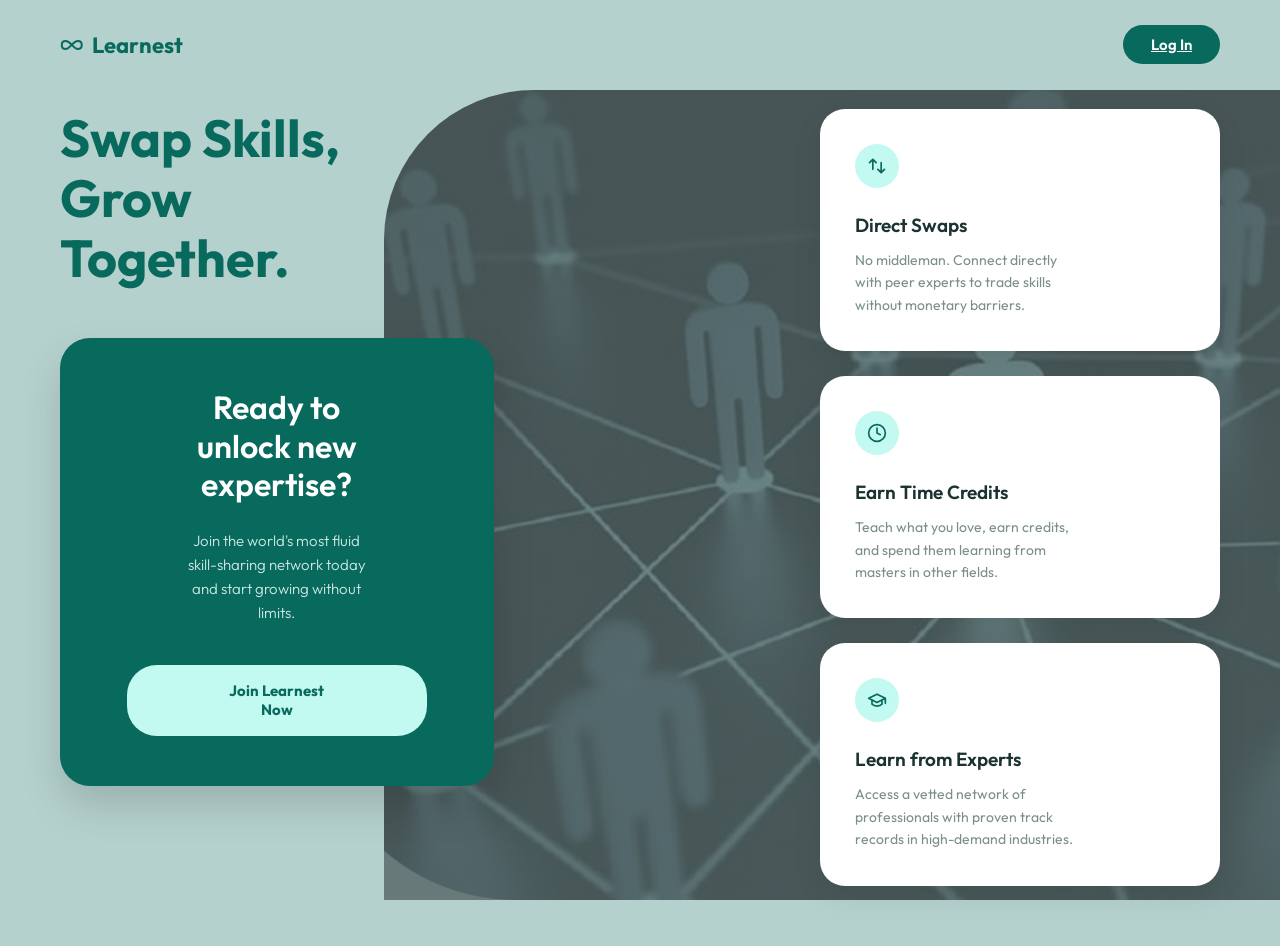
<file: Frontendd/index.html>
<!DOCTYPE html>
<html lang="en">
<head>
    <meta charset="UTF-8">
    <meta name="viewport" content="width=device-width, initial-scale=1.0">
    <title>Learnest</title>
    <link href="https://fonts.googleapis.com/css2?family=Outfit:wght@300;400;600;700&display=swap" rel="stylesheet">
    <link rel="stylesheet" href="style1.css">
</head>
<body>
    <div class="bg-shape"></div>
    <header>
        <div class="logo">
            <svg width="24" height="24" viewBox="0 0 24 24" fill="none" stroke="currentColor" stroke-width="2" stroke-linecap="round" stroke-linejoin="round">
                <path d="M18 8c5 0 5 8 0 8-5 0-7-8-12.5-8-5 0-5 8 0 8 5 0 7-8 12.5-8z"></path>
            </svg>
            Learnest
        </div>
        <a href="login.html" class="btn-login">Log In</a>
    </header>

    <main class="container">
        <div class="left">
            <h1>Swap Skills,<br>Grow<br>Together.</h1>
            <div class="cta-box">
                <h2>Ready to<br>unlock new<br>expertise?</h2>
                <p>Join the world's most fluid<br>skill-sharing network today<br>and start growing without<br>limits.</p>
                <a href="signup.html" class="btn-join" style="text-decoration: none; display: inline-block;">
               Join Learnest<br>Now
                </a>
            </div>
        </div>

        <div class="right">
            <div class="card">
                <div class="icon-wrapper">
                    <svg width="20" height="20" viewBox="0 0 24 24" fill="none" stroke="currentColor" stroke-width="2" stroke-linecap="round" stroke-linejoin="round">
                        <path d="M7 16V4m0 0L3 8m4-4l4 4m6 0v12m0 0l4-4m-4 4l-4-4"></path>
                    </svg>
                </div>
                <div class="card-content">
                    <h3>Direct Swaps</h3>
                    <p>No middleman. Connect directly<br>with peer experts to trade skills<br>without monetary barriers.</p>
                </div>
            </div>
            
            <div class="card">
                <div class="icon-wrapper">
                    <svg width="20" height="20" viewBox="0 0 24 24" fill="none" stroke="currentColor" stroke-width="2" stroke-linecap="round" stroke-linejoin="round">
                        <circle cx="12" cy="12" r="10"></circle>
                        <polyline points="12 6 12 12 16 14"></polyline>
                    </svg>
                </div>
                <div class="card-content">
                    <h3>Earn Time Credits</h3>
                    <p>Teach what you love, earn credits,<br>and spend them learning from<br>masters in other fields.</p>
                </div>
            </div>
            
            <div class="card">
                <div class="icon-wrapper">
                    <svg width="20" height="20" viewBox="0 0 24 24" fill="none" stroke="currentColor" stroke-width="2" stroke-linecap="round" stroke-linejoin="round">
                        <path d="M22 10v6M2 10l10-5 10 5-10 5z"></path>
                        <path d="M6 12v5c3 3 9 3 12 0v-5"></path>
                    </svg>
                </div>
                <div class="card-content">
                    <h3>Learn from Experts</h3>
                    <p>Access a vetted network of<br>professionals with proven track<br>records in high-demand industries.</p>
                </div>
            </div>
        </div>
    </main>
    <script src="script.js"></script>
</body>
</html>
</file>
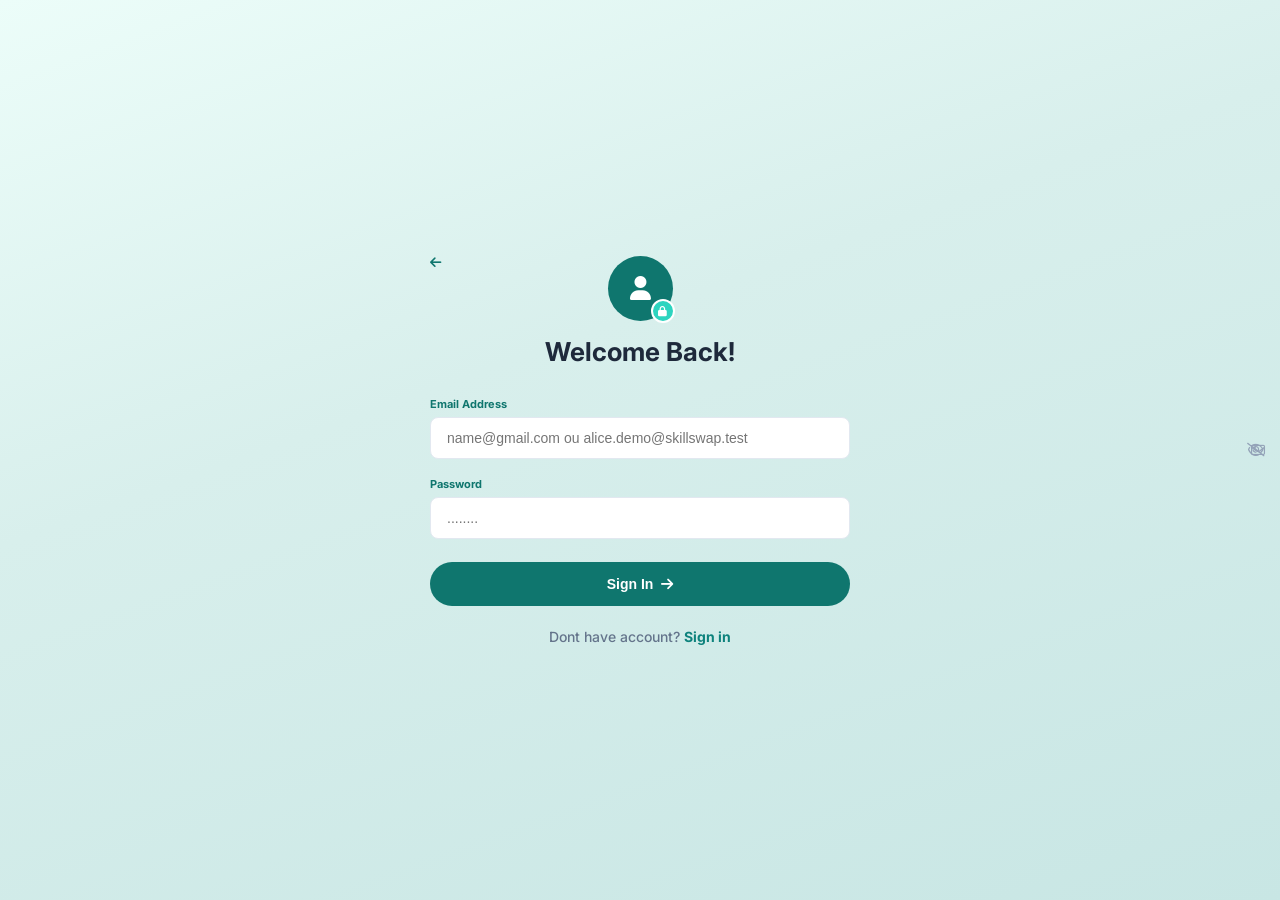
<file: Frontendd/home.html>
<!DOCTYPE html>
<html lang="fr">
<head>
    <meta charset="UTF-8">
    <meta name="viewport" content="width=device-width, initial-scale=1.0">
    <title>Home & Matches</title>
    <link rel="stylesheet" href="style.css">
    <link rel="stylesheet" href="https://cdnjs.cloudflare.com/ajax/libs/font-awesome/6.4.0/css/all.min.css">
    <link href="https://fonts.googleapis.com/css2?family=Inter:wght@400;500;600;700;800&display=swap" rel="stylesheet">
</head>
<body>
    <script src="auth-guard.js"></script>
    <div class="app-container">
        <aside class="sidebar">
            <nav class="side-nav">
                <a href="profile.html" class="nav-item"><i class="fas fa-calendar-alt"></i>profil</a>
                <a href="home.html" class="nav-item active"><i class="fas fa-home"></i> Home</a>
                <a href="messages.html" class="nav-item"><i class="fas fa-comments"></i> Messages</a>
                <a href="chatbot.html" class="nav-item"><i class="fas fa-bolt"></i> AI Match</a>
                <a href="index.html" class="nav-item"><i class="fas fa-sign-out-alt"></i> Deconnexion</a>
            </nav>
        </aside>

        <main class="main-content gradient-bg">
            <header class="top-nav">
                <div class="logo">Learnest</div>
                <nav class="center-nav"></nav>
                <div class="right-nav">
                    <div class="time-wallet"><i class="fas fa-wallet"></i> Time Wallet: …</div>
                    <button class="icon-btn"><i class="fas fa-bell"></i></button>
                    <div src="https://i.pravatar.cc/150?img=5" alt="User" class="avatar-small"></div>
                </div>
            </header>

            <div class="container container-large">
                <div class="hero-section">
                    <h1>Your Wisdom<br><span class="text-highlight">Finds Its Pair.</span></h1>
                    <p class="subtitle" id="home-hero-subtitle">Chargement des membres et de votre profil…</p>
                </div>

                <div class="mentors-grid" id="home-mentors-grid"></div>
            </div>

            <div class="floating-btn-round">
               <a href="chatbot.html"> <i class="fa-solid fa-bolt"></i></a>
            </div>
        </main>
    </div>

    <div class="modal-overlay" id="swapModal">
        <div class="modal-box">
            <button class="close-btn" id="closeModalBtn">
                <i class="fa-solid fa-xmark"></i>
            </button>
            <div class="modal-header">
                <div class="avatar-lm">LM</div>
                <div class="header-info">
                    <h2>Swap with <span id="modalMentorName"></span></h2>
                    <p>Choose how to exchange</p>
                </div>
            </div>
            <div class="modal-options">
                <label class="option-card">
                    <input type="radio" name="swap_type" value="time_credits" class="hidden-radio" checked>
                    <div class="icon-wrapper icon-time">
                        <i class="fa-regular fa-clock"></i>
                    </div>
                    <div class="option-text">
                        <span class="option-title">Pay with Time Credits</span>
                        <span class="option-desc">Use your balance</span>
                    </div>
                </label>
                <label class="option-card">
                    <input type="radio" name="swap_type" value="direct_swap" class="hidden-radio">
                    <div class="icon-wrapper icon-swap">
                        <i class="fa-solid fa-right-left"></i>
                    </div>
                    <div class="option-text">
                        <span class="option-title">Direct Skill Swap</span>
                        <span class="option-desc">Trade skills without spending credits</span>
                    </div>
                </label>
            </div>
            <button class="continue-btn" id="continueBtn">
                Continue <i class="fa-solid fa-chevron-right"></i>
            </button>
        </div>
    </div>

    <div class="overlay" id="successPopup">
        <div class="popup-content">
            <div class="success-icon-wrapper">
                <div class="success-icon">
                    <i class="fa-solid fa-check"></i>
                </div>
            </div>
            <h1 class="popup-title">Request Sent!</h1>
            <p class="popup-subtitle">We've notified the mentor of your request. You'll get a notification once they accept.</p>
            <div class="swap-card">
                <div class="card-header">
                    <div class="card-info">
                        <span class="card-tag">SWAP REQUEST</span>
                    </div>
                </div>
                <div class="card-footer">
                    <span class="status-badge">Pending Approval</span>
                </div>
            </div>
            <div class="popup-actions">
               <a href="home.html"> <button class="btn-main" id="backExploreBtn">Back to Explore</button></a>
                <a href="https://mail.google.com/mail/u/0/?hl=fr#inbox" target="_blank">
                    <button class="btn-outline">Check Email</button>
                </a>
            </div>
        </div>
    </div>

    <script src="api-config.js"></script>
    <script src="script.js"></script>
    <script>
    (function () {
        var API = typeof window.SKILLSWAP_API_BASE === 'string' ? window.SKILLSWAP_API_BASE : 'http://127.0.0.1:8000';
        var TOKEN_KEY = 'skillswap_token';
        function escapeHtml(t) {
            var d = document.createElement('div');
            d.textContent = t == null ? '' : String(t);
            return d.innerHTML;
        }
        async function initHomeMentors() {
            var grid = document.getElementById('home-mentors-grid');
            var sub = document.getElementById('home-hero-subtitle');
            if (!grid) return;
            var token = localStorage.getItem(TOKEN_KEY);
            if (token) {
                var meRes = await fetch(API + '/users/me', {
                    headers: { Authorization: 'Bearer ' + token },
                });
                if (meRes.ok) {
                    var me = await meRes.json();
                    var w = document.querySelector('.time-wallet');
                    if (w && typeof me.credit === 'number') {
                        w.innerHTML = '<i class="fas fa-wallet"></i> Time Wallet: ' + me.credit + 'h';
                    }
                    if (sub) {
                        sub.textContent =
                            'Bon retour, ' +
                            (me.first_name || 'membre') +
                            '. Voici des compétences proposées sur la plateforme — cliquez sur Message pour écrire au membre (@' +
                            (me.handle || '') +
                            ' est votre pseudo public).';
                    }
                }
            } else if (sub) {
                sub.textContent =
                    'Parcourez les compétences publiées par les membres. Connectez-vous pour envoyer des messages.';
            }
            var skRes = await fetch(API + '/skills?limit=24');
            if (!skRes.ok) {
                grid.innerHTML =
                    '<p style="grid-column:1/-1;color:#64748b;">Impossible de charger la liste des compétences (API éteinte ?).</p>';
                return;
            }
            var data = await skRes.json();
            var items = data.items || [];
            grid.innerHTML = '';
            if (!items.length) {
                grid.innerHTML =
                    '<p style="grid-column:1/-1;color:#64748b;">Aucune compétence publiée pour le moment.</p>';
                return;
            }
            items.forEach(function (item) {
                var name =
                    ((item.teacher_first_name || '') +
                        ' ' +
                        (item.teacher_last_name || '')).trim() || 'Membre';
                var handle = item.teacher_handle || '';
                var card = document.createElement('div');
                card.className = 'mentor-card';
                var msgHref =
                    'messages.html?peer=' +
                    encodeURIComponent(item.teacher_id) +
                    '&skill=' +
                    encodeURIComponent(item.id);
                var profileHref =
                    'member.html?id=' + encodeURIComponent(item.teacher_id);
                card.innerHTML =
                    '<div class="card-header"><div class="mentor-info"><h3>' +
                    escapeHtml(name) +
                    '</h3><span class="match-score">@' +
                    escapeHtml(handle) +
                    '</span></div></div><div class="card-body"><h4>ENSEIGNE</h4><div class="tags-group"><span class="tag-teach">' +
                    escapeHtml(item.skill_name) +
                    '</span></div></div><div style="display:flex;flex-wrap:wrap;gap:10px;margin-top:12px;">' +
                    '<a class="btn-action secondary-action" style="display:inline-block;text-align:center;text-decoration:none;" href="' +
                    profileHref +
                    '">Profil</a><a class="btn-action primary-action" style="display:inline-block;text-align:center;text-decoration:none;" href="' +
                    msgHref +
                    '">Message</a></div>';
                grid.appendChild(card);
            });
        }
        document.addEventListener('DOMContentLoaded', initHomeMentors);
    })();
    </script>
</body>
</html>
</file>
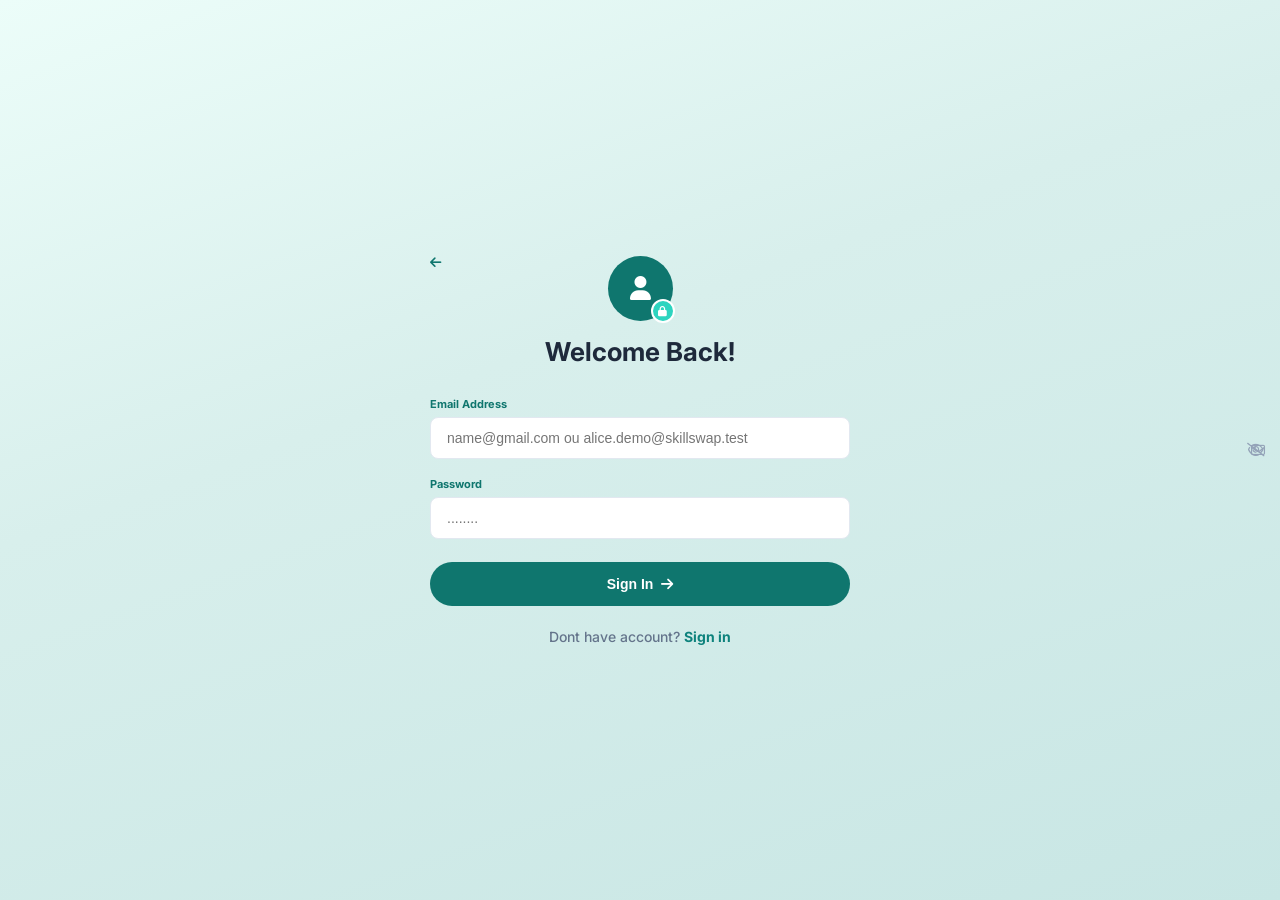
<file: Frontendd/login.html>
<!DOCTYPE html>
<html lang="fr">
<head>
    <meta charset="UTF-8">
    <meta name="viewport" content="width=device-width, initial-scale=1.0">
    <title> Connexion</title>
    <link rel="stylesheet" href="style.css">
    <link rel="stylesheet" href="https://cdnjs.cloudflare.com/ajax/libs/font-awesome/6.4.0/css/all.min.css">
    <link href="https://fonts.googleapis.com/css2?family=Inter:wght@400;600;700;800&display=swap" rel="stylesheet">
</head>
<body class="signup-body"> <main class="login-container">
        <header class="login-header">
            <div class="back-arrow"><i class="fa-solid fa-arrow-left"></i></div>
            <div class="profile-icon-wrapper">
                <div class="main-circle">
                    <i class="fa-solid fa-user"></i>
                    <div class="lock-badge"><i class="fa-solid fa-lock"></i></div>
                </div>
            </div>
            <h1>Welcome Back!</h1>
        </header>

        <form class="login-form">
            <div class="input-field-wrapper">
                <label>Email Address</label>
                <div class="input-with-icon">
                    <input id="login-email" type="text" inputmode="email" autocomplete="username" placeholder="name@gmail.com ou alice.demo@skillswap.test" required>
                    <i class="fa-regular fa-envelope"></i>
                </div>
            </div>

            <div class="input-field-wrapper">
                <div class="label-row">
                    <label>Password</label>
                </div>
                <div class="input-with-icon">
                    <input id="login-password" type="password" autocomplete="current-password" placeholder="........" required>
                    <i class="fa-regular fa-eye-slash"></i>
                </div>
            </div>

            <button type="submit" class="signin-btn">
                Sign In <i class="fa-solid fa-arrow-right"></i>
            </button>
        </form>
        <p class="login-redirect">
           Dont have account? <a href="signup.html">Sign in</a>
        </p>

    </main>
<script src="api-config.js"></script>
<script>
    const loginForm = document.querySelector('.login-form');

    loginForm.addEventListener('submit', async (e) => {
        e.preventDefault();

        // Récupération des inputs (attention, vérifie bien que tes inputs ont ces types)
        const email = document.getElementById('login-email').value;
        const password = document.getElementById('login-password').value;

        try {
            // Appel à la route de login
            const apiBase = typeof window.SKILLSWAP_API_BASE === 'string' ? window.SKILLSWAP_API_BASE : 'http://127.0.0.1:8000';
            const response = await fetch(apiBase + '/auth/login', {
                method: 'POST',
                headers: {
                    'Content-Type': 'application/json'
                },
                body: JSON.stringify({
                    email: email,
                    password: password
                })
            });

            let data = {};
            try {
                data = await response.json();
            } catch (_) {}

            if (response.ok) {
                
                localStorage.setItem('skillswap_token', data.access_token);
                
                alert("Connexion réussie !");
                
                window.location.href = 'home.html'; 
            } else {
                let msg = "Email ou mot de passe incorrect";
                if (Array.isArray(data.detail)) {
                    msg = data.detail.map(function (d) { return d.msg || JSON.stringify(d); }).join(" ");
                } else if (typeof data.detail === "string") {
                    msg = data.detail;
                }
                alert("Erreur : " + msg);
            }
        } catch (error) {
            console.error("Erreur :", error);
            alert("Impossible de contacter le serveur.");
        }
    });
</script> 
</body>
</html>
</file>
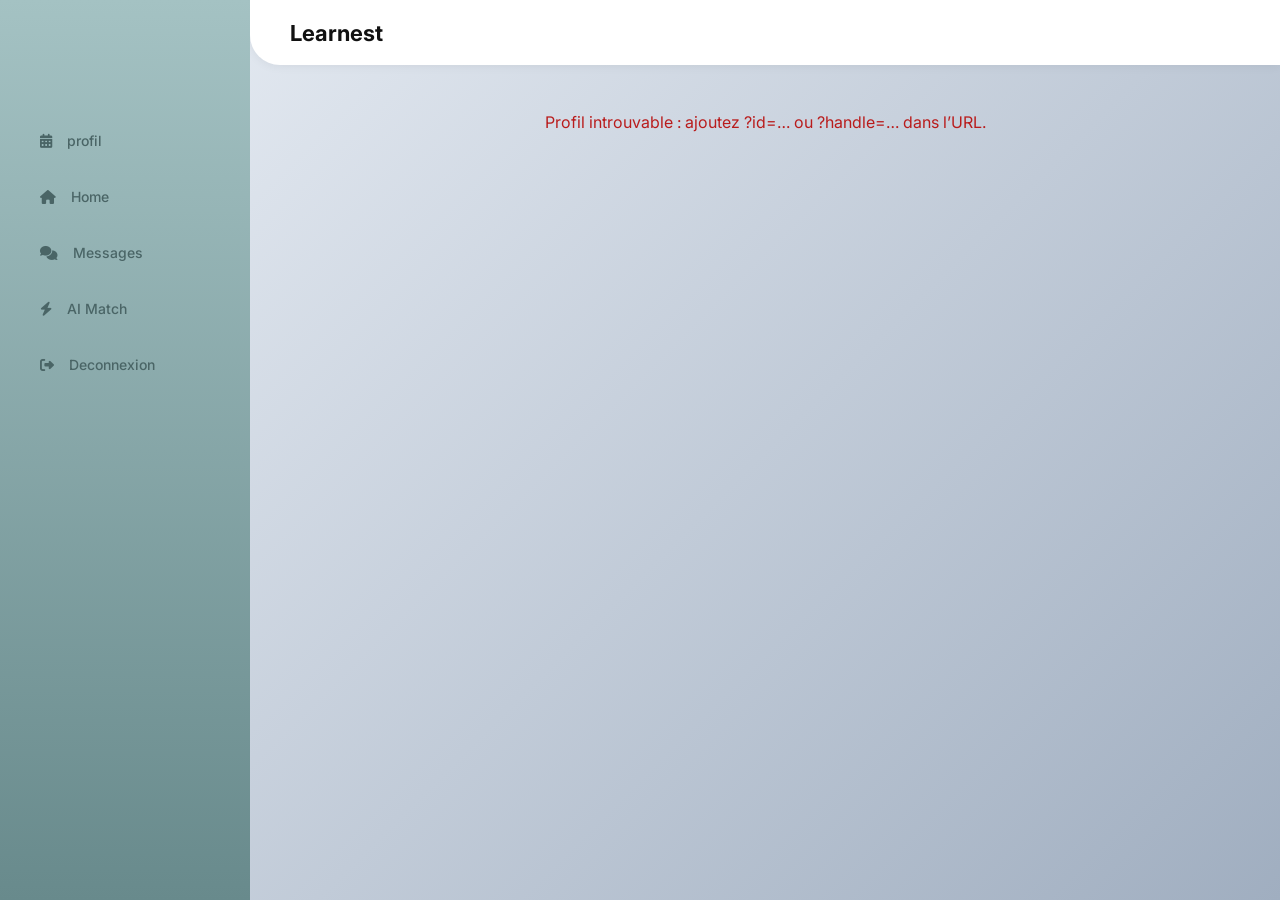
<file: Frontendd/member.html>
<!DOCTYPE html>
<html lang="fr">
<head>
    <meta charset="UTF-8">
    <meta name="viewport" content="width=device-width, initial-scale=1.0">
    <title>Profil membre — Learnest</title>
    <link rel="stylesheet" href="style.css">
    <link rel="stylesheet" href="https://cdnjs.cloudflare.com/ajax/libs/font-awesome/6.4.0/css/all.min.css">
    <link href="https://fonts.googleapis.com/css2?family=Inter:wght@400;500;600;700&display=swap" rel="stylesheet">
    <style>
        .member-hero {
            background: linear-gradient(135deg, #f0fdfa 0%, #e0f2fe 100%);
            border-radius: 20px;
            padding: 32px;
            margin-bottom: 24px;
            border: 1px solid #e2e8f0;
        }
        .member-hero h1 { margin: 0 0 8px 0; font-size: 1.75rem; color: #0f172a; }
        .member-handle { color: #64748b; font-size: 1rem; margin-bottom: 12px; }
        .member-handle code {
            background: #fff;
            padding: 4px 10px;
            border-radius: 8px;
            border: 1px solid #e2e8f0;
            font-size: 0.9rem;
        }
        .member-meta { display: flex; flex-wrap: wrap; gap: 16px; color: #475569; font-size: 0.95rem; margin-top: 12px; }
        .member-bio {
            background: #fff;
            border-radius: 16px;
            padding: 24px;
            border: 1px solid #e2e8f0;
            margin-bottom: 24px;
            line-height: 1.6;
            color: #334155;
        }
        .member-skills h2 { font-size: 1.1rem; margin-bottom: 14px; color: #0f172a; }
        .skill-pills { display: flex; flex-wrap: wrap; gap: 10px; }
        .skill-pill {
            background: #f1f5f9;
            color: #0f172a;
            padding: 10px 16px;
            border-radius: 12px;
            font-weight: 500;
            font-size: 0.9rem;
            border: 1px solid #e2e8f0;
        }
        .member-actions {
            display: flex;
            flex-wrap: wrap;
            gap: 12px;
            margin-top: 24px;
        }
        .btn-message {
            display: inline-flex;
            align-items: center;
            gap: 8px;
            padding: 14px 24px;
            background: #0d827c;
            color: #fff !important;
            text-decoration: none;
            border-radius: 12px;
            font-weight: 600;
            border: none;
            cursor: pointer;
            font-size: 15px;
        }
        .btn-message:hover { background: #0a6d67; }
        .btn-message:disabled { opacity: 0.6; cursor: not-allowed; }
        .member-error { color: #b91c1c; padding: 24px; text-align: center; }
        .member-loading { color: #64748b; padding: 48px; text-align: center; }
        .member-enroll {
            background: #fff;
            border-radius: 16px;
            padding: 20px 22px;
            border: 1px solid #e2e8f0;
            margin-top: 8px;
        }
        .member-enroll h3 { font-size: 1rem; margin: 0 0 8px 0; color: #0f172a; }
        .member-enroll p { color: #64748b; font-size: 0.92rem; line-height: 1.5; margin-bottom: 12px; }
        .enroll-select {
            width: 100%;
            max-width: 360px;
            padding: 10px 12px;
            border-radius: 10px;
            border: 1px solid #e2e8f0;
            font-size: 15px;
            font-family: inherit;
            margin-bottom: 12px;
        }
        .btn-enroll-session {
            display: inline-flex;
            align-items: center;
            gap: 8px;
            padding: 12px 20px;
            background: #0f766e;
            color: #fff !important;
            border: none;
            border-radius: 12px;
            font-weight: 600;
            font-size: 15px;
            cursor: pointer;
            font-family: inherit;
        }
        .btn-enroll-session:hover { background: #0d9488; }
        .btn-enroll-session:disabled { opacity: 0.6; cursor: not-allowed; }
        .enroll-msg { margin-top: 10px; font-size: 0.9rem; }
    </style>
</head>
<body>
    <div class="app-container">
        <aside class="sidebar">
            <nav class="side-nav">
                <a href="profile.html" class="nav-item"><i class="fas fa-calendar-alt"></i> profil</a>
                <a href="home.html" class="nav-item"><i class="fas fa-home"></i> Home</a>
                <a href="messages.html" class="nav-item"><i class="fas fa-comments"></i> Messages</a>
                <a href="chatbot.html" class="nav-item"><i class="fas fa-bolt"></i> AI Match</a>
                <a href="index.html" class="nav-item"><i class="fas fa-sign-out-alt"></i> Deconnexion</a>
            </nav>
        </aside>

        <main class="main-content gradient-bg">
            <header class="top-nav">
                <div class="logo">Learnest</div>
                <nav class="center-nav"></nav>
                <div class="right-nav"></div>
            </header>

            <div class="container container-large" id="member-root">
                <p class="member-loading" id="member-loading">Chargement du profil…</p>
                <div id="member-content" hidden></div>
                <p class="member-error" id="member-error" hidden></p>
            </div>
        </main>
    </div>

    <script src="api-config.js"></script>
    <script>
(function () {
    var API = typeof window.SKILLSWAP_API_BASE === 'string' ? window.SKILLSWAP_API_BASE : 'http://127.0.0.1:8000';
    var params = new URLSearchParams(window.location.search);
    var id = params.get('id');
    var handle = (params.get('handle') || '').replace(/^@/, '').trim();

    function escapeHtml(t) {
        var d = document.createElement('div');
        d.textContent = t == null ? '' : String(t);
        return d.innerHTML;
    }

    function showError(msg) {
        var loading = document.getElementById('member-loading');
        var err = document.getElementById('member-error');
        var content = document.getElementById('member-content');
        if (loading) loading.hidden = true;
        if (content) content.hidden = true;
        if (err) { err.textContent = msg; err.hidden = false; }
    }

    function renderProfile(p, opts) {
        opts = opts || {};
        var meId = opts.meId;
        var token = opts.token;
        var skillFromUrl = (params.get('skill') || '').trim();

        var loading = document.getElementById('member-loading');
        var err = document.getElementById('member-error');
        var box = document.getElementById('member-content');
        if (loading) loading.hidden = true;
        if (err) err.hidden = true;
        if (!box) return;

        var name = escapeHtml((p.first_name || '') + ' ' + (p.last_name || '')).trim() || 'Membre';
        var h = p.handle ? escapeHtml(p.handle) : '';
        var bio = (p.bio || '').trim();
        var rating = typeof p.rating === 'number' ? p.rating : parseFloat(p.rating) || 0;
        var skills = p.skills || [];

        var firstSkillId = skills.length ? skills[0].id : '';
        var msgHref = 'messages.html?peer=' + encodeURIComponent(p.id) +
            (firstSkillId ? '&skill=' + encodeURIComponent(firstSkillId) : '');

        var skillsHtml = skills.map(function (s) {
            return '<span class="skill-pill">' + escapeHtml(s.skill_name) + '</span>';
        }).join('');

        var canEnroll =
            token &&
            meId &&
            String(p.id) !== String(meId) &&
            skills.length > 0;

        var enrollHtml = '';
        if (canEnroll) {
            var optionsHtml = skills
                .map(function (s) {
                    return (
                        '<option value="' +
                        String(s.id) +
                        '">' +
                        escapeHtml(s.skill_name) +
                        '</option>'
                    );
                })
                .join('');
            enrollHtml =
                '<div class="member-enroll">' +
                '<h3>Démarrer une session</h3>' +
                '<p>Choisis une compétence : une session « en cours » est créée. Une fois le cours terminé, finalise depuis ton profil (étudiant) pour envoyer le certificat PDF à l’enseignant.</p>' +
                '<select class="enroll-select" id="enroll-skill-select">' +
                optionsHtml +
                '</select><br>' +
                '<button type="button" class="btn-enroll-session" id="enroll-session-btn">S’inscrire à cette session</button>' +
                '<p class="enroll-msg" id="enroll-msg" hidden></p>' +
                '</div>';
        }

        box.innerHTML =
            '<div class="member-hero">' +
            '<h1>' + name + '</h1>' +
            (h ? '<p class="member-handle">Nom d\'utilisateur : <code>@' + h + '</code></p>' : '') +
            '<div class="member-meta"><span><i class="fas fa-star" style="color:#eab308"></i> Note ' + rating.toFixed(1) + '</span></div>' +
            '</div>' +
            '<div class="member-bio"><h2 style="margin-top:0;font-size:1rem;">À propos</h2>' +
            (bio ? escapeHtml(bio).replace(/\n/g, '<br>') : '<em style="color:#94a3b8;">Aucune bio.</em>') +
            '</div>' +
            '<div class="member-skills"><h2>Compétences enseignées</h2>' +
            (skills.length ? '<div class="skill-pills">' + skillsHtml + '</div>' : '<p style="color:#64748b;">Aucune compétence publiée pour le moment.</p>') +
            '</div>' +
            enrollHtml +
            '<div class="member-actions">' +
            '<a class="btn-message" href="' + msgHref + '"><i class="fas fa-comments"></i> Envoyer un message</a>' +
            '</div>';

        if (canEnroll && skillFromUrl) {
            var sel = document.getElementById('enroll-skill-select');
            if (sel) {
                for (var i = 0; i < sel.options.length; i++) {
                    if (String(sel.options[i].value) === String(skillFromUrl)) {
                        sel.selectedIndex = i;
                        break;
                    }
                }
            }
        }

        var enrollBtn = document.getElementById('enroll-session-btn');
        if (enrollBtn && token) {
            enrollBtn.addEventListener('click', async function () {
                var sel = document.getElementById('enroll-skill-select');
                var msgEl = document.getElementById('enroll-msg');
                var skillId = sel && sel.value ? String(sel.value) : '';
                if (!skillId) return;
                enrollBtn.disabled = true;
                if (msgEl) {
                    msgEl.hidden = true;
                }
                try {
                    var res = await fetch(API + '/sessions/enroll', {
                        method: 'POST',
                        headers: {
                            Authorization: 'Bearer ' + token,
                            'Content-Type': 'application/json',
                        },
                        body: JSON.stringify({
                            teacher_id: p.id,
                            skill_id: skillId,
                        }),
                    });
                    var data = await res.json().catch(function () {
                        return {};
                    });
                    if (msgEl) {
                        msgEl.hidden = false;
                        if (res.ok) {
                            msgEl.style.color = '#0d827c';
                            msgEl.textContent =
                                data.message || 'Session créée. Va sur ton profil pour la finaliser une fois le cours terminé.';
                        } else {
                            msgEl.style.color = '#b91c1c';
                            msgEl.textContent =
                                typeof data.detail === 'string'
                                    ? data.detail
                                    : 'Impossible de créer la session.';
                        }
                    }
                } catch (e) {
                    if (msgEl) {
                        msgEl.hidden = false;
                        msgEl.style.color = '#b91c1c';
                        msgEl.textContent = 'Erreur réseau.';
                    }
                } finally {
                    enrollBtn.disabled = false;
                }
            });
        }

        box.hidden = false;
    }

    async function load() {
        if (!id && !handle) {
            showError('Profil introuvable : ajoutez ?id=… ou ?handle=… dans l’URL.');
            return;
        }
        var token = localStorage.getItem('skillswap_token');
        var meId = null;
        if (token) {
            try {
                var mr = await fetch(API + '/users/me', {
                    headers: { Authorization: 'Bearer ' + token },
                });
                if (mr.ok) {
                    var me = await mr.json();
                    meId = me.id;
                }
            } catch (e) {}
        }
        try {
            var url = id
                ? API + '/users/' + encodeURIComponent(id)
                : API + '/users/by-handle/' + encodeURIComponent(handle);
            var res = await fetch(url);
            if (!res.ok) {
                showError(res.status === 404 ? 'Ce membre n’existe pas.' : 'Impossible de charger le profil.');
                return;
            }
            var p = await res.json();
            renderProfile(p, { meId: meId, token: token });
        } catch (e) {
            showError('Erreur réseau ou API éteinte.');
        }
    }

    load();
})();
    </script>
</body>
</html>
</file>
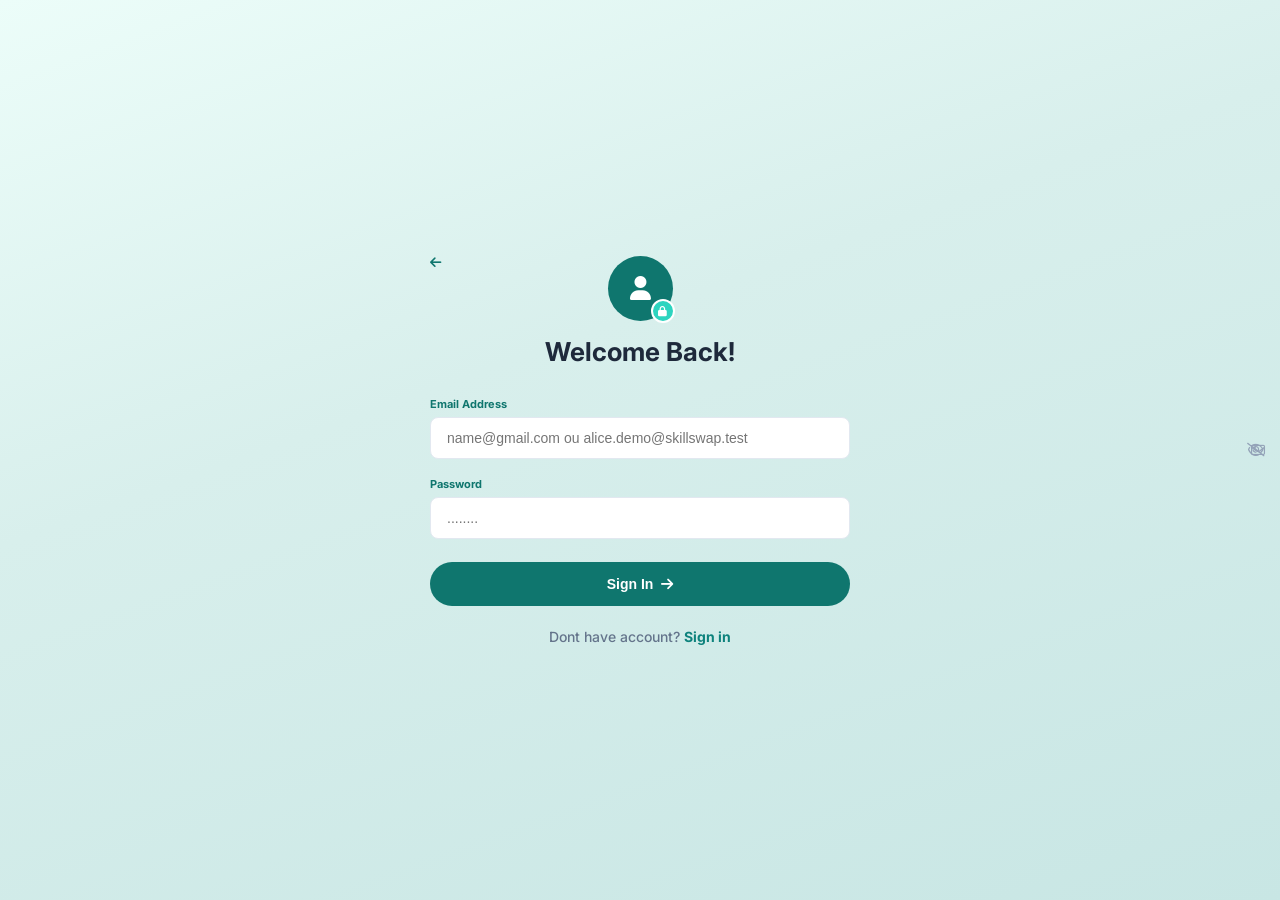
<file: Frontendd/messages.html>
<!DOCTYPE html>
<html lang="fr">
<head>
    <meta charset="UTF-8">
    <meta name="viewport" content="width=device-width, initial-scale=1.0">
    <title>Messages — Learnest</title>
    <link rel="stylesheet" href="style.css">
    <link rel="stylesheet" href="https://cdnjs.cloudflare.com/ajax/libs/font-awesome/6.4.0/css/all.min.css">
    <link href="https://fonts.googleapis.com/css2?family=Inter:wght@400;500;600;700&display=swap" rel="stylesheet">
    <style>
        .messages-page h1 { margin-bottom: 20px; color: #0f172a; }

        .peer-new-chat {
            background: #fff;
            border: 1px solid #e2e8f0;
            border-radius: 16px;
            padding: 18px 20px;
            margin-bottom: 20px;
            box-shadow: 0 4px 20px rgba(15, 23, 42, 0.06);
        }
        .peer-new-chat label {
            display: block;
            font-size: 12px;
            font-weight: 600;
            color: #64748b;
            text-transform: uppercase;
            letter-spacing: 0.06em;
            margin-bottom: 10px;
        }
        .peer-new-chat-row {
            display: flex;
            align-items: stretch;
            gap: 10px;
        }
        .peer-id-icon {
            display: flex;
            align-items: center;
            justify-content: center;
            width: 46px;
            background: #f1f5f9;
            border: 1px solid #e2e8f0;
            border-radius: 12px;
            color: #64748b;
            flex-shrink: 0;
        }
        .peer-new-chat-row input {
            flex: 1;
            min-width: 0;
            padding: 12px 16px;
            border: 1px solid #e2e8f0;
            border-radius: 12px;
            font-size: 15px;
            font-family: inherit;
        }
        .peer-new-chat-row input:focus {
            outline: none;
            border-color: #0d827c;
            box-shadow: 0 0 0 3px rgba(13, 130, 124, 0.15);
        }
        .peer-start-primary {
            padding: 12px 22px;
            border: none;
            border-radius: 12px;
            background: #0d827c;
            color: #fff;
            font-weight: 600;
            font-size: 14px;
            cursor: pointer;
            white-space: nowrap;
            transition: background 0.15s;
        }
        .peer-start-primary:hover { background: #0a6d67; }

        .peer-layout {
            display: grid;
            grid-template-columns: 300px 1fr;
            gap: 0;
            min-height: 68vh;
            border: 1px solid #e2e8f0;
            border-radius: 16px;
            overflow: hidden;
            background: #fff;
        }
        .peer-thread-list {
            border-right: 1px solid #e2e8f0;
            overflow-y: auto;
            max-height: 72vh;
            background: #fafafa;
        }
        .peer-thread-item {
            padding: 14px 16px;
            cursor: pointer;
            border-bottom: 1px solid #f1f5f9;
            transition: background 0.12s;
        }
        .peer-thread-item:hover,
        .peer-thread-item.active {
            background: #fff;
        }
        .peer-thread-item.active {
            box-shadow: inset 3px 0 0 #0d827c;
        }
        .peer-thread-row {
            display: flex;
            align-items: center;
            gap: 12px;
        }
        .peer-thread-avatar {
            width: 44px;
            height: 44px;
            border-radius: 50%;
            background: linear-gradient(145deg, #99f6e4, #5eead4);
            color: #0f766e;
            font-weight: 700;
            font-size: 14px;
            display: flex;
            align-items: center;
            justify-content: center;
            flex-shrink: 0;
            border: 2px solid #fff;
            box-shadow: 0 2px 8px rgba(0,0,0,0.06);
        }
        .peer-thread-name {
            display: flex;
            flex-direction: column;
            gap: 2px;
            min-width: 0;
        }
        .peer-thread-name .peer-fn,
        .peer-thread-name .peer-ln {
            font-size: 15px;
            font-weight: 600;
            color: #0f172a;
            line-height: 1.2;
            white-space: nowrap;
            overflow: hidden;
            text-overflow: ellipsis;
        }
        .peer-thread-name .peer-ln { font-weight: 500; color: #475569; }

        .peer-chat-panel {
            display: flex;
            flex-direction: column;
            max-height: 72vh;
            background: #fff;
        }
        .peer-chat-header {
            padding: 16px 20px;
            border-bottom: 1px solid #e2e8f0;
            min-height: 56px;
            display: flex;
            align-items: center;
        }
        .peer-chat-title-placeholder { color: #94a3b8; font-weight: 500; font-size: 15px; }
        .peer-chat-title-handle {
            font-size: 18px;
            font-weight: 700;
            color: #0d827c;
            text-decoration: none;
        }
        .peer-chat-title-handle:hover { text-decoration: underline; text-underline-offset: 3px; }

        .peer-msgs {
            flex: 1;
            overflow-y: auto;
            padding: 16px;
            background: #f8fafc;
            display: flex;
            flex-direction: column;
            gap: 10px;
        }
        .peer-bubble {
            max-width: 78%;
            padding: 10px 14px;
            border-radius: 14px;
            line-height: 1.4;
            font-size: 14px;
        }
        .peer-bubble.me {
            align-self: flex-end;
            background: #0d827c;
            color: #fff;
            border-bottom-right-radius: 4px;
        }
        .peer-bubble.them {
            align-self: flex-start;
            background: #e2e8f0;
            color: #0f172a;
            border-bottom-left-radius: 4px;
        }
        .peer-compose {
            display: flex;
            gap: 8px;
            padding: 12px 16px;
            border-top: 1px solid #e2e8f0;
            background: #fff;
        }
        .peer-compose input {
            flex: 1;
            padding: 10px 14px;
            border: 1px solid #cbd5e1;
            border-radius: 10px;
            font-size: 14px;
        }
        .peer-compose button {
            padding: 10px 18px;
            border: none;
            border-radius: 10px;
            background: #0d827c;
            color: #fff;
            font-weight: 600;
            cursor: pointer;
        }
        .peer-compose button:disabled { opacity: 0.5; cursor: not-allowed; }
        #peer-error {
            color: #b91c1c;
            font-size: 14px;
            margin: 0 0 12px 0;
        }
    </style>
</head>
<body>
    <script src="auth-guard.js"></script>
    <div class="app-container">
        <aside class="sidebar">
            <nav class="side-nav">
                <a href="profile.html" class="nav-item"><i class="fas fa-calendar-alt"></i> profil</a>
                <a href="home.html" class="nav-item"><i class="fas fa-home"></i> Home</a>
                <a href="messages.html" class="nav-item active"><i class="fas fa-comments"></i> Messages</a>
                <a href="chatbot.html" class="nav-item"><i class="fas fa-bolt"></i> AI Match</a>
                <a href="index.html" class="nav-item"><i class="fas fa-sign-out-alt"></i> Deconnexion</a>
            </nav>
        </aside>

        <main class="main-content gradient-bg messages-page">
            <header class="top-nav">
                <div class="logo">Learnest</div>
                <nav class="center-nav"></nav>
                <div class="right-nav"></div>
            </header>

            <div class="container container-large">
                <h1>Messages</h1>

                <div class="peer-new-chat">
                    <label for="start-peer-id">Nouvelle conversation</label>
                    <div class="peer-new-chat-row">
                        <span class="peer-id-icon" aria-hidden="true"><i class="fas fa-fingerprint"></i></span>
                        <input type="text" id="start-peer-id" placeholder="ID ou pseudo (ex. alicemartin_89d7308f)" autocomplete="off" spellcheck="false">
                        <button type="button" class="peer-start-primary" id="btn-start-chat">Démarrer</button>
                    </div>
                </div>
                <p id="peer-error" hidden></p>

                <div class="peer-layout">
                    <div class="peer-thread-list" id="thread-list"></div>
                    <div class="peer-chat-panel">
                        <div class="peer-chat-header" id="chat-title">
                            <span class="peer-chat-title-placeholder">Sélectionnez une conversation</span>
                        </div>
                        <div class="peer-msgs" id="msg-area"></div>
                        <div class="peer-compose">
                            <input type="text" id="msg-input" placeholder="Votre message…" disabled>
                            <button type="button" id="btn-send" disabled>Envoyer</button>
                        </div>
                    </div>
                </div>
            </div>
        </main>
    </div>

    <script src="api-config.js"></script>
    <script src="peer-messages.js"></script>
</body>
</html>
</file>
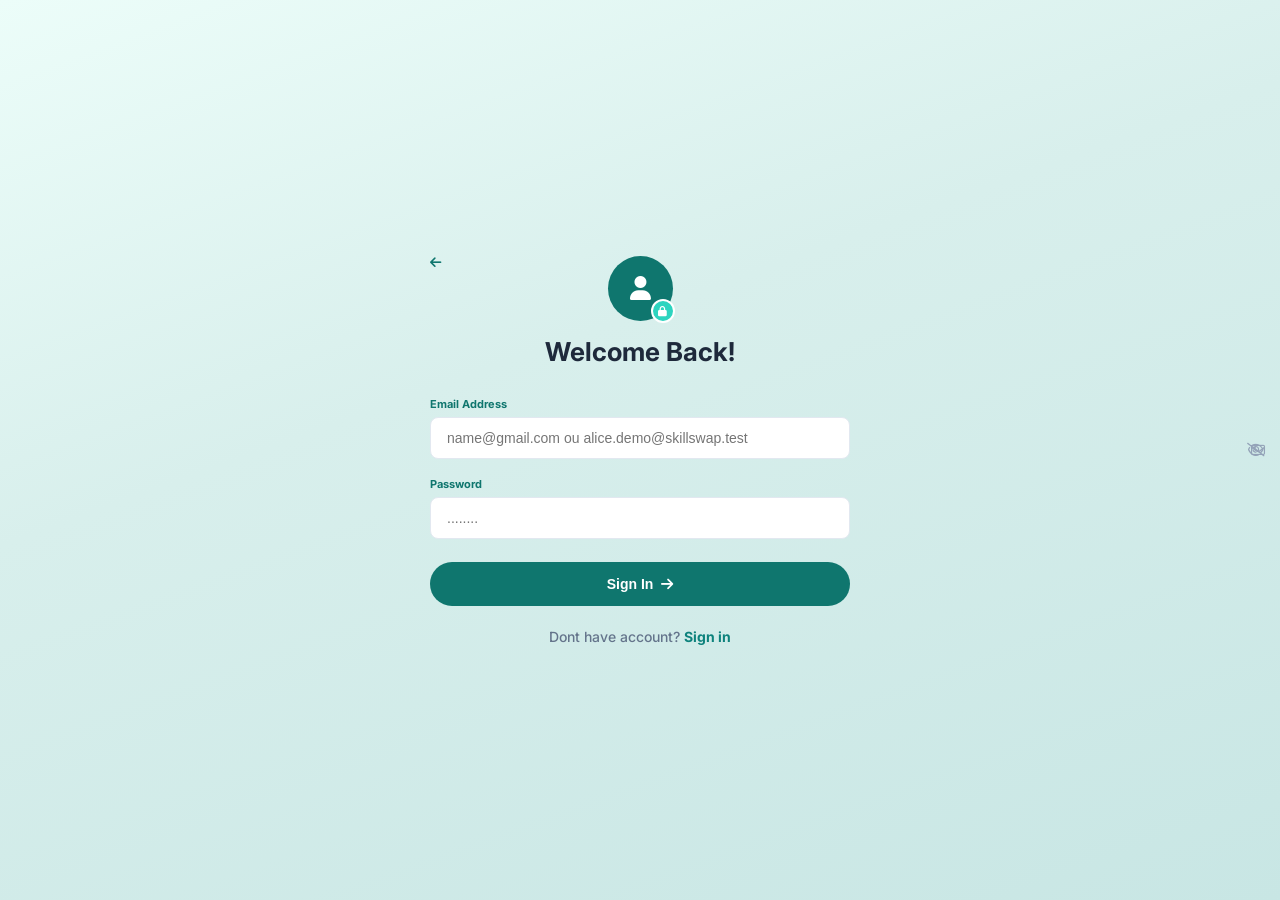
<file: Frontendd/profile.html>
<!DOCTYPE html>
<html lang="en">
<head>
    <meta charset="UTF-8">
    <meta name="viewport" content="width=device-width, initial-scale=1.0">
    <title>Learnest Dashboard</title>
    <link href="https://fonts.googleapis.com/css2?family=Inter:wght@400;500;600;700&display=swap" rel="stylesheet">
    <link rel="stylesheet" href="https://cdnjs.cloudflare.com/ajax/libs/font-awesome/6.4.0/css/all.min.css">
    <link rel="stylesheet" href="profile.css">
</head>
<body>
    <script src="auth-guard.js"></script>
    <div class="app-container">
        <aside class="sidebar">
            <nav class="side-nav">
                <a href="profile.html" class="nav-item active"><i class="fas fa-calendar-alt"></i>profil</a>
                <a href="home.html" class="nav-item"><i class="fas fa-home"></i> Home</a>
                <a href="messages.html" class="nav-item"><i class="fas fa-comments"></i> Messages</a>
                <a href="chatbot.html" class="nav-item"><i class="fas fa-bolt"></i> AI Match</a>
                <a href="index.html" class="nav-item"><i class="fas fa-sign-out-alt"></i> Deconnexion</a>
            </nav>
        </aside>

        <main class="main-content">
            <header class="top-nav">
                <div class="logo">Learnest</div>
                <nav class="center-nav"></nav>
                <div class="right-nav">
                    <div class="time-wallet"><i class="fas fa-wallet"></i> Time Wallet: …</div>
                    <button class="icon-btn"><i class="fas fa-bell"></i></button>
                    <div alt="User" class="avatar-small"></div> 
                </div>
            </header>

            <div class="dashboard-content">
                <div class="profile-hero">
                    <div class="profile-info-wrap">
                        <div class="avatar-large-container">
                          
                            
                        </div>
                        <div class="profile-text">
                          <h1 id="userNameDisplay">Chargement...</h1>
                            <div class="profile-handle-row">
                              <p id="userHandleDisplay" style="margin:0;color:#64748b;font-size:0.95rem;"></p>
                              <button type="button" id="copyHandleBtn" class="copy-handle-btn" title="Copy username" aria-label="Copy username" hidden><i class="fas fa-copy"></i></button>
                            </div>
                            <div class="sessions-badge">
                                <div class="icon-circle"><i class="fas fa-graduation-cap"></i></div>
                                <div class="sessions-text">
                                    <span>SESSIONS</span>
                                    <strong id="sessions-count">—</strong>
                                </div>
                            </div>
                        </div>
                    </div>
                </div>

                <div class="main-grid">
                    <div class="left-col">
                        <div class="card skills-card">
                            <div class="card-header">
                                <div class="icon-box mint"><i class="fas fa-pencil-ruler"></i></div>
                                <h2>Skills I Teach</h2>
                                   <div id="openSkillsModal" style="font-size:24px; color:#aaa; cursor:pointer">+</div>
                            </div>
                            <div class="skills-grid" id="skills-teach-grid"></div>
                        </div>

                        <div class="card skills-card">
                            <div class="card-header">
                                <div class="icon-box purple"><i class="fas fa-sparkles"></i></div>
                                <h2>Skills I Want</h2>
                                   <div id="openWantSkillsModal" style="font-size:24px; color:#aaa; cursor:pointer" title="Add a skill you want to learn">+</div>
                            </div>
                            <div class="skills-list" id="skills-want-list"></div>
                        </div>

                        <div class="card skills-card" id="sessions-card">
                            <div class="card-header">
                                <div class="icon-box mint"><i class="fas fa-chalkboard-user"></i></div>
                                <h2>Sessions</h2>
                            </div>
                            <div class="sessions-subhead">Ongoing</div>
                            <div class="sessions-list" id="sessions-ongoing-list"></div>
                            <div class="sessions-subhead">History</div>
                            <div class="sessions-list" id="sessions-past-list"></div>
                        </div>
                    </div>

                    <div class="right-col">
                        <div class="card about-card">
                            <div class="about-card-header">
                                <h2>About Me</h2>
                                <button type="button" id="editAboutBtn" class="edit-about-btn" title="Edit bio" aria-label="Edit bio">
                                    <i class="fas fa-pen"></i>
                                </button>
                            </div>
                            <p id="profile-bio">Chargement…</p>
                        </div>

       <div class="card credits-card">
        <h2>Time Wallet &amp; certificates</h2>
        <p class="credits-card-desc">After a student ends a session, you receive the certificate PDF by email. Upload that PDF here to claim your teaching credits (market-adjusted).</p>

       <div class="upload-container">
        <label for="file-upload" class="custom-upload-btn">
            <i class="fa-solid fa-cloud-arrow-up"></i>
            <span>Choose PDF certificate…</span>
        </label>
        <input id="file-upload" type="file" accept="application/pdf,.pdf" hidden>
        <div id="file-name" class="file-name-display">No file selected</div>
        <button type="button" class="continue-btn claim-credits-btn" id="claimCreditsBtn" disabled>Claim credits</button>
        </div>

        <div class="balance-row">
        <span>AVAILABLE BALANCE</span>
        <strong>—</strong>
       </div> 
       </div>

                </div>
            </div>
        </main>
    </div>

<div class="modal-overlay" id="skillsModal">
    <div class="modal-box skill-upload-box">
        <button class="close-btn" id="closeSkillsBtn">
            <i class="fa-solid fa-xmark"></i>
        </button>

        <div class="modal-header">
            <div class="icon-circle-large"><i class="fas fa-certificate"></i></div>
            <h2>Verify your Skill</h2>
            <p>Please upload your diploma to prove your skills and start teaching.</p>
        </div>

        <div class="upload-container">
            <label for="skill-file-upload" class="custom-upload-btn">
                <i class="fa-solid fa-cloud-arrow-up"></i>
                <span>Select Diploma (PDF, JPG)</span>
            </label>
            <input id="skill-file-upload" type="file" hidden>
            <div id="skill-file-name" class="file-name-display">No file selected</div>
        </div>

        <button class="continue-btn" id="submitSkillBtn">
            Submit for Verification
        </button>
    </div>
</div>

<div class="modal-overlay" id="wantSkillsModal" style="display:none;">
    <div class="modal-box skill-upload-box">
        <button class="close-btn" id="closeWantSkillsBtn" type="button">
            <i class="fa-solid fa-xmark"></i>
        </button>
        <div class="modal-header">
            <div class="icon-circle-large"><i class="fas fa-sparkles"></i></div>
            <h2>Skill you want to learn</h2>
            <p>Add a topic or skill you would like someone to teach you.</p>
        </div>
        <input type="text" id="want-skill-input" class="want-skill-input" placeholder="e.g. Python, French, Guitar" maxlength="255" />
        <button class="continue-btn" id="saveWantSkillBtn" type="button">Add to my list</button>
    </div>
</div>

<div class="modal-overlay" id="completeSessionModal" style="display:none;">
    <div class="modal-box skill-upload-box complete-session-box">
        <button type="button" class="close-btn" id="closeCompleteSessionBtn" aria-label="Close">
            <i class="fa-solid fa-xmark"></i>
        </button>
        <div class="modal-header">
            <div class="icon-circle-large"><i class="fas fa-flag-checkered"></i></div>
            <h2>End session &amp; certificate</h2>
            <p id="complete-session-skill-label">Confirm hours spent and rate your teacher. Your balance will be debited; the teacher gets the certificate by email.</p>
        </div>
        <input type="hidden" id="complete-session-id" value="" />
        <label class="complete-field-label" for="complete-duration">Duration (hours)</label>
        <input type="number" id="complete-duration" class="want-skill-input" min="0.25" step="0.25" value="1" />
        <label class="complete-field-label" for="complete-rating">Your rating (1–5)</label>
        <select id="complete-rating" class="want-skill-input">
            <option value="5">5 — Excellent</option>
            <option value="4">4</option>
            <option value="3">3</option>
            <option value="2">2</option>
            <option value="1">1</option>
        </select>
        <div class="about-modal-actions">
            <button type="button" id="cancelCompleteSessionBtn" class="about-btn-secondary">Cancel</button>
            <button type="button" id="submitCompleteSessionBtn" class="continue-btn about-btn-save">Finalize &amp; send certificate</button>
        </div>
    </div>
</div>

<div class="modal-overlay" id="aboutEditModal" style="display:none;">
    <div class="modal-box skill-upload-box about-edit-box">
        <button class="close-btn" id="closeAboutBtn" type="button" aria-label="Close">
            <i class="fa-solid fa-xmark"></i>
        </button>
        <div class="modal-header">
            <h2>Edit About Me</h2>
            <p>Introduce yourself to other members (max 2000 characters).</p>
        </div>
        <textarea id="about-bio-input" class="about-bio-textarea" maxlength="2000" rows="8" placeholder="What you do, what you want to learn, your city…"></textarea>
        <div class="about-modal-actions">
            <button type="button" id="cancelAboutBtn" class="about-btn-secondary">Cancel</button>
            <button type="button" id="saveAboutBtn" class="continue-btn about-btn-save">Save</button>
        </div>
    </div>
</div>

    <script src="api-config.js"></script>
    <script src="script.js"></script>

</body>
</html>
</file>
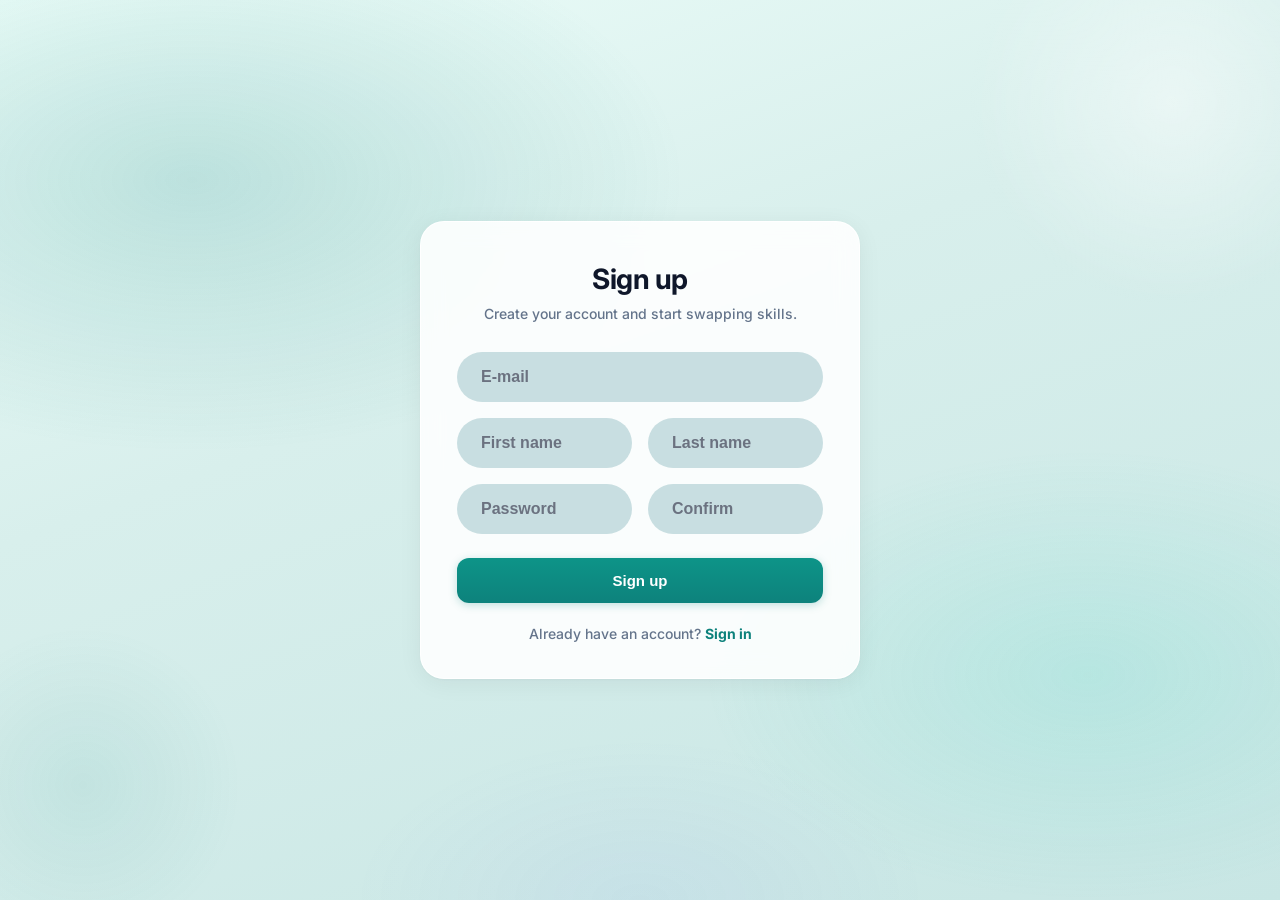
<file: Frontendd/signup.html>
<!DOCTYPE html>
<html lang="fr">
<head>
    <meta charset="UTF-8">
    <meta name="viewport" content="width=device-width, initial-scale=1.0">
    <title>Learnest - Inscription</title>
    <link rel="stylesheet" href="style.css">
    <link href="https://fonts.googleapis.com/css2?family=Inter:wght@400;500;600;700;800&display=swap" rel="stylesheet">
</head>
<body class="signup-body">
    <div class="signup-bg-pattern" aria-hidden="true"></div>

    <main class="signup-container">
        <header class="signup-header-block">
            <h1 class="signup-title">Sign up</h1>
            <p class="signup-lead">Create your account and start swapping skills.</p>
        </header>

        <form action="#" method="POST" class="signup-form">
            
            <div class="input-group full-width">
                <input type="email" id="email" name="email" placeholder="E-mail" required>
            </div>

            <div class="input-row">
                <div class="input-group">
                    <input type="text" id="firstName" name="firstName" placeholder="First name" required>
                </div>
                <div class="input-group">
                    <input type="text" id="lastName" name="lastName" placeholder="Last name" required>
                </div>
            </div>

            <div class="input-row">
                <div class="input-group">
                    <input type="password" id="password" name="password" placeholder="Password" required>
                </div>
                <div class="input-group">
                    <input type="password" id="confirmPassword" name="confirmPassword" placeholder="Confirm" required>
                </div>
            </div>

          <button type="submit" class="signup-submit-btn">Sign up</button>

        </form>

        <p class="login-redirect">
            Already have an account? <a href="login.html">Sign in</a>
        </p>

    </main>
<script src="api-config.js"></script>
<script>
    const signupForm = document.querySelector('.signup-form');

    signupForm.addEventListener('submit', async (e) => {
        e.preventDefault(); 

       
        const email = document.getElementById('email').value;
        const firstName = document.getElementById('firstName').value;
        const lastName = document.getElementById('lastName').value;
        const password = document.getElementById('password').value;
        const confirmPassword = document.getElementById('confirmPassword').value;

       
        if (password !== confirmPassword) {
            alert("Les mots de passe ne correspondent pas !");
            return;
        }

        
        const fullName = `${firstName} ${lastName}`;

        try {
    const apiBase = typeof window.SKILLSWAP_API_BASE === 'string' ? window.SKILLSWAP_API_BASE : 'http://127.0.0.1:8000';
    const response = await fetch(apiBase + '/auth/register', { 
        method: 'POST',
        headers: { 'Content-Type': 'application/json' },
        body: JSON.stringify({
            email: email,
            password: password,
            first_name: firstName, // <--- REQUIS PAR LE SERVEUR
            last_name: lastName,   // <--- REQUIS PAR LE SERVEUR
            full_name: `${firstName} ${lastName}`
        })
    });

    const result = await response.json();

    if (response.ok) {
        alert("Succès ! Compte créé pour " + firstName);
        window.location.href = "login.html";
    } else {
        // Pour lire l'erreur proprement sans le code bizarre
        let detailedError = "";
        if (Array.isArray(result.detail)) {
            detailedError = result.detail.map(d => `${d.loc[1]}: ${d.msg}`).join("\n");
        } else {
            detailedError = result.detail || "Erreur inconnue";
        }
        alert("Erreur validation :\n" + detailedError);
    }
} catch (error) {
    console.error("Erreur réseau:", error);
    alert("Le serveur ne répond pas. Vérifie qu'Ayoub a lancé uvicorn.");
}
    });
</script>
</body>
</html>
</file>
<file: Frontendd/style1.css>
* {
    box-sizing: border-box;
    margin: 0;
    padding: 0;
}

body {
    background-color: #b5d1ce;
    font-family: 'Outfit', sans-serif;
    color: #08695d;
    min-height: 100vh;
    overflow-x: hidden;
    position: relative;
}

.bg-shape {
    position: absolute;
    top: 90px;
    right: 0;
    width: 70%;
    height: calc(100vh - 90px);
    background: linear-gradient(rgba(70, 85, 85, 0.7), rgba(70, 85, 85, 0.7)), url('image\ 6.png') no-repeat center center;
    background-size: cover;
    border-top-left-radius: 150px;
    z-index: -1;
}

header {
    display: flex;
    justify-content: space-between;
    align-items: center;
    padding: 25px 60px;
}

.logo {
    display: flex;
    align-items: center;
    gap: 8px;
    font-weight: 700;
    font-size: 22px;
    color: #08695d;
}

.btn-login {
    background-color: #08695d;
    color: white;
    border: none;
    padding: 10px 28px;
    border-radius: 20px;
    font-weight: 600;
    font-size: 15px;
    cursor: pointer;
    font-family: inherit;
    transition: background-color 0.3s;
}

.btn-login:hover {
    background-color: #06544a;
}

.container {
    display: flex;
    padding: 20px 60px 60px 60px;
    max-width: 1400px;
    margin: 0 auto;
}

.left {
    width: 45%;
    padding-right: 40px;
}

h1 {
    font-size: 52px;
    line-height: 1.15;
    font-weight: 700;
    margin-bottom: 50px;
    color: #08695d;
}

.cta-box {
    background-color: #08695d;
    color: white;
    padding: 50px 40px;
    border-radius: 30px;
    width: 90%;
    text-align: center;
    box-shadow: 0 20px 40px rgba(0,0,0,0.15);
    position: relative;
    z-index: 1;
}

.cta-box h2 {
    font-size: 32px;
    margin-bottom: 25px;
    line-height: 1.2;
    font-weight: 600;
}

.cta-box p {
    font-size: 15px;
    margin-bottom: 40px;
    line-height: 1.6;
    font-weight: 300;
    color: #d1ebe8;
}

.btn-join {
    background-color: #c2f9f0;
    color: #08695d;
    border: none;
    padding: 16px 0;
    border-radius: 30px;
    font-weight: 700;
    font-size: 15px;
    cursor: pointer;
    width: 85%;
    font-family: inherit;
    line-height: 1.3;
    transition: transform 0.2s;
}

.btn-join:hover {
    transform: scale(1.02);
}

.right {
    width: 55%;
    display: flex;
    flex-direction: column;
    align-items: flex-end;
    gap: 25px;
}

.card {
    background-color: white;
    padding: 35px;
    border-radius: 25px;
    width: 400px;
    box-shadow: 0 10px 30px rgba(0,0,0,0.08);
    display: flex;
    flex-direction: column;
    align-items: flex-start;
}

.icon-wrapper {
    background-color: #c2f9f0;
    width: 44px;
    height: 44px;
    border-radius: 50%;
    display: flex;
    justify-content: center;
    align-items: center;
    margin-bottom: 25px;
    color: #08695d;
}

.card h3 {
    color: #1a3330;
    font-size: 19px;
    margin-bottom: 12px;
    font-weight: 600;
}

.card p {
    color: #7b8e8c;
    font-size: 14px;
    line-height: 1.6;
    font-weight: 400;
}
</file>
<file: Frontendd/style.css>
:root {
    --bg-main: #F8F8F5;
    --bg-sidebar: #F4F4EE;
    --dark-teal: #2B4145;
    --light-teal: #518C8E;
    --accent-teal: #3E5C60;
    --text-dark: #1A202C;
    --text-gray: #718096;
    --white: #FFFFFF;
}

* { margin: 0; padding: 0; box-sizing: border-box; }
body { font-family: 'Inter', sans-serif; background-color: var(--bg-main); color: var(--text-dark); height: 100vh; display: flex; flex-direction: column; overflow: hidden; }


.top-nav {
    position: absolute; 
    top: 0;           
    left: 0;
    right: 0;   
    width: 100%;      
    height: 65px;     
    z-index: 2000; 
    display: flex;
    justify-content: space-between;
    align-items: center;
    padding: 0 40px;
    background: #ffffff;
    border-radius: 0 0 0 30px; 
    box-shadow: 0 2px 10px rgba(0,0,0,0.05);
}

.logo {
    font-size: 22px;
    font-weight: 700;
    color: #111;
}

.center-nav {
    display: flex;
    gap: 30px;
}

.center-nav a {
    text-decoration: none;
    color: #888;
    font-weight: 500;
    font-size: 14px;
    transition: 0.3s;
}

.center-nav a.active-link {
    color: #0d827c;
    border-bottom: 2px solid #0d827c;
    padding-bottom: 5px;
}

.right-nav {
    display: flex;
    align-items: center;
    gap: 15px;
}

.time-wallet {
    background: #f0f7f7;
    padding: 8px 15px;
    border-radius: 20px;
    font-weight: 600;
    font-size: 13px;
    display: flex;
    align-items: center;
    gap: 8px;
    color: #2b8b8b;
}

.icon-btn {
    background: transparent;
    border: none;
    font-size: 18px;
    color: #666;
    cursor: pointer;
    transition: 0.2s;
}

.icon-btn:hover {
    color: #0d827c;
}

.avatar-small {
    width: 35px;
    height: 35px;
    border-radius: 50%;
    object-fit: cover;
    border: 2px solid #eee;
}


.app-container, .main-wrapper { display: flex; flex: 1; overflow: hidden; }

.sidebar {
    width: 250px;
    background: linear-gradient(180deg, #a4c2c3 0%, #688a8c 100%);
    padding: 0;
    display: flex;
    flex-direction: column;
    justify-content: space-between;
    box-shadow: 2px 0 15px rgba(0,0,0,0.05);
}

.side-nav {
    display: flex;
    flex-direction: column;
    gap: 15px;
    margin-top: 120px;
    padding: 0 20px;
}

.nav-item {
    text-decoration: none;
    color: #4a6566;
    padding: 12px 20px;
    border-radius: 25px;
    font-weight: 500;
    display: flex;
    align-items: center;
    gap: 15px;
    transition: 0.3s;
    font-size: 14px;
}

.nav-item.active {
    background: #ffffff;
    color: #2b8b8b;
    box-shadow: 0 4px 10px rgba(0,0,0,0.05);
    margin-right: -30px;
    padding-right: 30px;
    border-radius: 25px 0 0 25px;
}

.sidebar-bottom {
    padding: 20px;
    margin-bottom: 20px;
}

/* Reserve space so absolute .top-nav (65px) does not cover the first lines of content */
.main-content {
    flex: 1;
    overflow-y: auto;
    position: relative;
    padding: 40px;
    padding-top: 88px;
}
.container { max-width: 1000px; margin: 0 auto; }


/* - HOME*/
.gradient-bg {
    background: linear-gradient(135deg, #e2e8f0 0%, #a0aec0 100%);
}

.container-large {
    max-width: 1200px; 
}

.hero-section {
    text-align: center;
    margin-bottom: 48px;
    padding-top: 20px;
}

.hero-section h1 {
    font-size: 42px;
    font-weight: 800;
    color: #334155;
    line-height: 1.2;
    margin-bottom: 16px;
}

.text-highlight {
    color: #6366f1; 
}

.subtitle {
    font-size: 15px;
    color: #64748b;
    max-width: 600px;
    margin: 0 auto;
    line-height: 1.6;
}

.mentors-grid {
    display: grid;
    grid-template-columns: repeat(3, 1fr); 
    gap: 24px;
    margin-bottom: 40px;
}

/* Carte Mentor */
.mentor-card {
    background: #c3e2e5;
    border-radius: 28px;
    padding: 24px;
    display: flex;
    flex-direction: column;
    box-shadow: 0 4px 6px rgba(0,0,0,0.05);
}

.card-header {
    display: flex;
    align-items: center;
    gap: 16px;
    margin-bottom: 24px;
}

.mentor-avatar {
    width: 64px;
    height: 64px;
    border-radius: 16px;
    background-color: #1e293b;
    object-fit: cover;
}

.mentor-info h3 {
    font-size: 18px;
    color: #1e293b;
    display: flex;
    align-items: center;
    gap: 8px;
    margin-bottom: 4px;
}

.badge-perfect {
    background: #6366f1;
    color: white;
    font-size: 9px;
    font-weight: 800;
    padding: 4px 8px;
    border-radius: 12px;
    letter-spacing: 0.5px;
}

.match-score {
    font-size: 13px;
    font-weight: 600;
    color: #475569;
}

.card-body h4 {
    font-size: 10px;
    color: #64748b;
    font-weight: 800;
    letter-spacing: 1px;
    margin-bottom: 8px;
    text-transform: uppercase;
}

.tags-group {
    display: flex;
    flex-wrap: wrap;
    gap: 8px;
    margin-bottom: 20px;
}

.tag-teach, .tag-want {
    font-size: 12px;
    font-weight: 600;
    padding: 6px 12px;
    border-radius: 20px;
}

.tag-teach {
    background: #e2f1f2; 
    color: #0f766e;
}

.tag-want {
    background: #fce7f3;
    color: #be185d;
}


.btn-action {
    margin-top: auto; 
    padding: 14px;
    border-radius: 16px;
    font-weight: 700;
    font-size: 14px;
    cursor: pointer;
    border: none;
    transition: 0.2s;
}

.primary-action {
    background: white;
    color: #6366f1;
}

.primary-action:hover {
    background: #f8fafc;
}

.secondary-action {
    background: transparent;
    color: #475569;
    border: 2px solid white;
}

.floating-btn-round {
    position: fixed;
    bottom: 32px;
    right: 32px;
    width: 56px;
    height: 56px;
    background: linear-gradient(135deg, #cbd5e1, #94a3b8);
    border-radius: 50%;
    display: flex;
    align-items: center;
    justify-content: center;
    color: white;
    font-size: 24px;
    box-shadow: 0 4px 12px rgba(0,0,0,0.15);
    cursor: pointer;
}


/*POPUP */

.modal-overlay {
    display: none; 
    position: fixed;
    top: 0;
    left: 0;
    width: 100%;
    height: 100%;
    background-color: rgba(0, 0, 0, 0.5); 
    backdrop-filter: blur(4px);
    z-index: 9999;
    justify-content: center;
    align-items: center;
    animation: fadeIn 0.3s ease; 
}


.modal-box {
    background-color: #ffffff;
    width: 90%;
    max-width: 440px;
    border-radius: 28px;
    padding: 32px;
    position: relative;
    box-shadow: 0 20px 40px rgba(0, 0, 0, 0.2);
    font-family: 'Inter', sans-serif;
}

.close-btn {
    position: absolute;
    top: 20px;
    right: 20px;
    width: 36px;
    height: 36px;
    border-radius: 50%;
    background-color: #f3f4f6;
    border: none;
    color: #6b7280;
    cursor: pointer;
    display: flex;
    justify-content: center;
    align-items: center;
    font-size: 18px;
    transition: all 0.2s;
}

.close-btn:hover {
    background-color: #fee2e2;
    color: #ef4444;
}


.modal-header {
    display: flex;
    align-items: center;
    gap: 16px;
    margin-bottom: 28px;
}

.avatar-lm {
    width: 52px;
    height: 52px;
    background-color: #c0e3df; 
    color: #115e59;
    border-radius: 50%;
    display: flex;
    justify-content: center;
    align-items: center;
    font-weight: 700;
    font-size: 18px;
}

.header-info h2 {
    font-size: 20px;
    font-weight: 800;
    color: #1f2937;
    margin: 0;
}

.header-info p {
    font-size: 14px;
    color: #9ca3af;
    margin: 4px 0 0 0;
}


.modal-options {
    display: flex;
    flex-direction: column;
    gap: 12px;
    margin-bottom: 28px;
}

.option-card {
    display: flex;
    align-items: center;
    gap: 16px;
    padding: 16px;
    border: 2px solid #f3f4f6;
    border-radius: 20px;
    cursor: pointer;
    transition: all 0.2s ease;
}

.hidden-radio {
    display: none;
}


.icon-wrapper {
    width: 44px;
    height: 44px;
    border-radius: 12px;
    display: flex;
    justify-content: center;
    align-items: center;
    font-size: 18px;
}

.icon-time { background-color: #eaebfe; color: #4338ca; }
.icon-swap { background-color: #e2f1ed; color: #0d9488; }

.option-text .option-title {
    display: block;
    font-weight: 700;
    color: #1f2937;
    font-size: 15px;
}

.option-text .option-desc {
    display: block;
    font-size: 13px;
    color: #9ca3af;
}

.option-card:has(.hidden-radio:checked) {
    border-color: #14b8a6; 
    background-color: #f0fdfa;
}


.continue-btn {
    width: 100%;
    padding: 16px;
    border-radius: 18px;
    border: none;
    background-color: #e5e7eb; 
    color: #4b5563;
    font-size: 16px;
    font-weight: 700;
    cursor: pointer;
    display: flex;
    justify-content: center;
    align-items: center;
    gap: 10px;
    transition: all 0.2s;
}


.continue-btn.active {
    background-color: #1f2937;
    color: white;
}

.continue-btn:hover {
    transform: translateY(-2px);
    box-shadow: 0 4px 12px rgba(0,0,0,0.1);
}

@keyframes fadeIn {
    from { opacity: 0; }
    to { opacity: 1; }
}


/*SIGN UP — CSS-only background (no image) */
.signup-body {
    margin: 0;
    padding: 24px 16px;
    min-height: 100vh;
    min-height: 100dvh;
    width: 100%;
    box-sizing: border-box;
    display: flex;
    justify-content: center;
    align-items: center;
    position: relative;
    overflow-x: hidden;
    font-family: 'Inter', sans-serif;
    background: linear-gradient(160deg, #ecfdf9 0%, #d8efec 40%, #c8e6e4 100%);
}

.signup-bg-pattern {
    position: fixed;
    inset: 0;
    pointer-events: none;
    z-index: 0;
    background:
        radial-gradient(ellipse 70% 55% at 15% 20%, rgba(13, 130, 124, 0.18), transparent 55%),
        radial-gradient(ellipse 60% 50% at 85% 75%, rgba(45, 212, 191, 0.14), transparent 50%),
        radial-gradient(ellipse 50% 40% at 50% 100%, rgba(99, 102, 241, 0.06), transparent 45%);
}

.signup-bg-pattern::before,
.signup-bg-pattern::after {
    content: '';
    position: absolute;
    border-radius: 50%;
    filter: blur(0.5px);
}

.signup-bg-pattern::before {
    width: min(420px, 90vw);
    height: min(420px, 90vw);
    top: -12%;
    right: -8%;
    background: radial-gradient(circle, rgba(255, 255, 255, 0.45) 0%, transparent 68%);
}

.signup-bg-pattern::after {
    width: min(320px, 70vw);
    height: min(320px, 70vw);
    bottom: -5%;
    left: -6%;
    background: radial-gradient(circle, rgba(13, 130, 124, 0.08) 0%, transparent 70%);
}

.signup-container {
    position: relative;
    z-index: 1;
    width: 100%;
    max-width: 440px;
    text-align: center;
    padding: 40px 36px 36px;
    background: rgba(255, 255, 255, 0.88);
    backdrop-filter: blur(12px);
    -webkit-backdrop-filter: blur(12px);
    border-radius: 24px;
    border: 1px solid rgba(255, 255, 255, 0.9);
    box-shadow:
        0 4px 24px rgba(15, 23, 42, 0.06),
        0 1px 3px rgba(15, 23, 42, 0.04);
}

.signup-header-block {
    margin-bottom: 28px;
}

.signup-title {
    font-size: 28px;
    font-weight: 700;
    color: #0f172a;
    margin: 0 0 8px 0;
    letter-spacing: -0.02em;
}

.signup-lead {
    margin: 0;
    font-size: 14px;
    font-weight: 500;
    color: #64748b;
    line-height: 1.45;
}

.signup-form {
    display: flex;
    flex-direction: column;
    gap: 16px; 
}

.signup-form input {
    width: 100%;
    padding: 16px 24px;
    font-size: 16px;
    font-weight: 500;
    color: #1F2937;
    background-color: rgba(178, 209, 212, 0.7); 
    border: none;
    border-radius: 40px; 
    outline: none; 
    transition: all 0.2s ease;
}

.signup-form input::placeholder {
    color: #6B7280;
    font-weight: 600;
}


.signup-form input:focus {
    background-color: rgba(178, 209, 212, 0.9);
    box-shadow: 0 0 0 3px rgba(99, 102, 241, 0.2);
}


.input-row {
    display: flex;
    gap: 16px;
}

@media (max-width: 480px) {
    .input-row {
        flex-direction: column;
    }
}

.input-row .input-group {
    flex: 1;
}

.full-width {
    width: 100%;
}

.signup-submit-btn {
    width: 100%;
    padding: 14px 16px;
    margin-top: 8px;
    font-size: 15px;
    font-weight: 700;
    color: #fff;
    background: linear-gradient(180deg, #0d9488 0%, #0d827c 100%);
    border: none;
    border-radius: 12px;
    cursor: pointer;
    transition: transform 0.15s ease, box-shadow 0.2s ease, filter 0.2s ease;
    box-shadow: 0 2px 8px rgba(13, 130, 124, 0.25);
}

.signup-submit-btn:hover {
    filter: brightness(1.05);
    box-shadow: 0 4px 14px rgba(13, 130, 124, 0.3);
}

.signup-submit-btn:active {
    transform: translateY(1px);
}

.login-redirect {
    margin-top: 22px;
    font-size: 14px;
    font-weight: 500;
    color: #64748b;
}

.login-redirect a {
    text-decoration: none;
    color: #0d827c;
    font-weight: 700;
}

.login-redirect a:hover {
    text-decoration: underline;
}

/*SIGN IN*/

.login-container {
    width: 90%;
    max-width: 420px;
    text-align: center;
    margin: 0 auto;
}

.login-header { 
    margin-bottom: 30px;
    position: relative; 
}

.back-arrow {
    position: absolute;
    top: 0; left: 0;
    font-size: 13px; 
    font-weight: 700; color: #0f766e;
    cursor: pointer; display: flex; align-items: center; gap: 6px;
}

.profile-icon-wrapper {
    margin-bottom: 15px; 
    display: flex; justify-content: center;
}

.main-circle {
    width: 65px; height: 65px; 
    background: #0f766e; color: white;
    border-radius: 50%; font-size: 24px;
    display: flex; justify-content: center; align-items: center;
    position: relative;
}

.lock-badge {
    position: absolute; bottom: -2px; right: -2px;
    width: 24px; height: 24px; /* Plus petit */
    background: #2dd4bf; border: 2px solid white;
    border-radius: 50%; font-size: 10px;
    display: flex; justify-content: center; align-items: center;
}

.login-header h1 { 
    font-size: 26px; 
    color: #1e293b; 
    margin-bottom: 8px; 
}
.login-header p { 
    color: #64748b; 
    font-size: 13px; 
    max-width: 320px; 
    margin: 0 auto; 
    line-height: 1.4;
}


.login-form {
    max-width: 100%; 
    margin: 0 auto;
    display: flex; flex-direction: column; 
    gap: 18px;
}

.input-field-wrapper { text-align: left; }
.input-field-wrapper label {
    display: block; font-size: 11px; font-weight: 700;
    color: #0f766e; margin-bottom: 6px;
}

.label-row { display: flex; justify-content: space-between; align-items: center; }
.forgot-link { font-size: 10px; color: #0f766e; text-decoration: none; font-weight: 700; }

.input-with-icon input {
    width: 100%; 
    padding: 12px 16px; 
    border-radius: 8px;
    border: 1px solid #e2e8f0; 
    background: white; 
    outline: none;
    font-size: 14px;
}

.input-with-icon i {
    position: absolute; right: 15px; top: 50%;
    transform: translateY(-50%); color: #94a3b8;
    font-size: 14px;
}

.signin-btn {
    width: 100%; 
    padding: 14px;
    border-radius: 25px;
    background: #0f766e; color: white; border: none;
    font-weight: 700; font-size: 14px; cursor: pointer;
    display: flex; justify-content: center; align-items: center; gap: 8px;
    margin-top: 5px;
}

.social-footer {
    margin-top: 35px;
    background: rgba(255, 255, 255, 0.4);
    padding: 25px; 
    border-radius: 30px;
}

.social-links {
    display: flex; justify-content: space-around; 
    gap: 0; 
    margin-bottom: 20px;
}

.social-item span { font-weight: 800; font-size: 12px; color: #1e293b; }
.social-item i { font-size: 16px; color: #94a3b8; }

.copyright { 
    font-size: 10px; 
    color: #94a3b8; 
    margin-top: 10px; 
}



/* --- OVERLAY & POSITION --- */
.overlay {
    position: fixed;
    top: 0; left: 0;
    width: 100%; height: 100%;
    background: radial-gradient(circle, rgba(141, 169, 170, 0.9) 0%, rgba(88, 118, 120, 0.95) 100%);
    backdrop-filter: blur(10px); /* L'effet de flou de l'image */
    display: none; /* Caché par défaut */
    justify-content: center;
    align-items: center;
    z-index: 9999;
}

.popup-content {
    text-align: center;
    max-width: 450px;
    width: 90%;
    color: #1a3a3a;
}

/* --- ICÔNE DE SUCCÈS --- */
.success-icon-wrapper {
    position: relative;
    margin-bottom: 25px;
}

.success-icon {
    width: 80px; height: 80px;
    background: #0d6e6e;
    color: white;
    font-size: 35px;
    border-radius: 50%;
    display: flex;
    align-items: center;
    justify-content: center;
    margin: 0 auto;
    box-shadow: 0 0 50px rgba(135, 230, 230, 0.5); /* L'éclat autour */
}

.popup-title { font-size: 32px; font-weight: 800; margin-bottom: 10px; }
.popup-subtitle { font-size: 14px; color: #527a7c; margin-bottom: 30px; line-height: 1.4; }

/* --- LA CARTE BLANCHE --- */
.swap-card {
    background: white;
    border-radius: 25px;
    padding: 25px;
    text-align: left;
    margin-bottom: 30px;
    box-shadow: 0 10px 30px rgba(0,0,0,0.05);
}

.card-header { display: flex; align-items: center; gap: 15px; margin-bottom: 20px; }
.card-avatar { width: 50px; height: 50px; border-radius: 50%; object-fit: cover; }
.card-tag { font-size: 10px; font-weight: 700; color: #0d6e6e; letter-spacing: 1px; }
.card-name { font-size: 18px; font-weight: 700; }

.card-footer { display: flex; justify-content: space-between; align-items: center; border-top: 1px solid #f0f0f0; padding-top: 15px; }
.status-badge { background: #e0f7f7; color: #0d6e6e; padding: 6px 12px; border-radius: 15px; font-size: 11px; font-weight: 600; }

/* --- BOUTONS --- */
.popup-actions { display: flex; flex-direction: column; gap: 12px; }
.btn-main {
    background: #0d6e6e; color: white; border: none;
    padding: 16px; border-radius: 20px; font-weight: 700; font-size: 15px; cursor: pointer;
}

.btn-outline {
    background: #145a5a; color: white; border: none;
    padding: 16px; border-radius: 20px; font-weight: 700; font-size: 15px; cursor: pointer;
}
</file>
<file: Frontendd/profile.css>
* {
    box-sizing: border-box;
    margin: 0;
    padding: 0;
    font-family: 'Inter', sans-serif;
}

body {
    background: linear-gradient(135deg, #a5c3c4, #879f9f);
    color: #333;
    height: 100vh;
    display: flex;
}

.app-container {
    display: flex;
    width: 100%;
    height: 100vh;
    overflow: hidden;
}

.sidebar {
    width: 250px;
    background: linear-gradient(180deg, #a4c2c3 0%, #688a8c 100%);
    padding: 0;
    display: flex;
    flex-direction: column;
    justify-content: space-between;
    box-shadow: 2px 0 15px rgba(0,0,0,0.05);
}

.side-nav {
    display: flex;
    flex-direction: column;
    gap: 15px;
    margin-top: 120px;
    padding: 0 20px;
}

.nav-item {
    text-decoration: none;
    color: #4a6566;
    padding: 12px 20px;
    border-radius: 25px;
    font-weight: 500;
    display: flex;
    align-items: center;
    gap: 15px;
    transition: 0.3s;
    font-size: 14px;
}

.nav-item.active {
    background: #ffffff;
    color: #2b8b8b;
    box-shadow: 0 4px 10px rgba(0,0,0,0.05);
    margin-right: -30px;
    padding-right: 30px;
    border-radius: 25px 0 0 25px;
}

.sidebar-bottom {
    padding: 20px;
    margin-bottom: 20px;
}


.main-content {
    flex: 1;
    display: flex;
    flex-direction: column;
    overflow-y: auto;
    background: radial-gradient(circle at top left, #f1f8f8, #a8c4c5);
}

.top-nav {
    display: flex;
    justify-content: space-between;
    align-items: center;
    padding: 15px 40px;
    background: #ffffff;
    border-radius: 0 0 0 30px; 
    box-shadow: 0 2px 10px rgba(0,0,0,0.03);
    
}

.logo {
    font-size: 22px;
    font-weight: 700;
    color: #111;
}

.center-nav {
    display: flex;
    gap: 30px;
}

.center-nav a {
    text-decoration: none;
    color: #888;
    font-weight: 500;
    font-size: 14px;
    transition: 0.3s;
}

.center-nav a.active-link {
    color: #0d827c;
    border-bottom: 2px solid #0d827c;
    padding-bottom: 5px;
}

.right-nav {
    display: flex;
    align-items: center;
    gap: 15px;
}

.time-wallet {
    background: #f0f7f7;
    padding: 8px 15px;
    border-radius: 20px;
    font-weight: 600;
    font-size: 13px;
    display: flex;
    align-items: center;
    gap: 8px;
    color: #2b8b8b;
}

.icon-btn {
    background: transparent;
    border: none;
    font-size: 18px;
    color: #666;
    cursor: pointer;
    transition: 0.2s;
}

.icon-btn:hover {
    color: #0d827c;
}

.avatar-small {
    width: 35px;
    height: 35px;
    border-radius: 50%;
    object-fit: cover;
    border: 2px solid #eee;
}
 

.dashboard-content {
    padding: 40px;
    max-width: 1200px;
    margin: 0 auto;
    width: 100%;
}

.profile-hero {
    position: relative;
    margin-bottom: 30px;
}

.profile-info-wrap {
    display: flex;
    align-items: center;
    gap: 30px;
}

.avatar-large-container {
    position: relative;
}

.avatar-large {
    width: 180px;
    height: 180px;
    border-radius: 50%;
    object-fit: cover;
    border: 5px solid rgba(255,255,255,0.4);
}

.verified-badge {
    position: absolute;
    bottom: 15px;
    right: 15px;
    background: #0d827c;
    color: white;
    width: 35px;
    height: 35px;
    border-radius: 50%;
    display: flex;
    align-items: center;
    justify-content: center;
    border: 4px solid #fff;
    font-size: 14px;
}

.profile-text h1 {
    font-size: 46px;
    line-height: 1.1;
    margin-bottom: 20px;
    color: #111;
    letter-spacing: -1px;
}

.sessions-badge {
    display: inline-flex;
    background: #ffffff;
    padding: 8px 25px 8px 8px;
    border-radius: 30px;
    align-items: center;
    gap: 15px;
    box-shadow: 0 4px 15px rgba(0,0,0,0.05);
}

.icon-circle {
    background: #b2e5e4;
    width: 45px;
    height: 45px;
    border-radius: 50%;
    display: flex;
    align-items: center;
    justify-content: center;
    color: #0d827c;
    font-size: 18px;
}

.sessions-text {
    display: flex;
    flex-direction: column;
}

.sessions-text span {
    font-size: 11px;
    font-weight: 700;
    letter-spacing: 0.5px;
    color: #666;
}

.sessions-text strong {
    font-size: 22px;
    color: #111;
}

.main-grid {
    display: grid;
    grid-template-columns: 1.8fr 1fr;
    gap: 30px;
    position: relative;
    margin-top: -180px;
}

.left-col {
    display: flex;
    flex-direction: column;
    gap: 30px;
    margin-top: 210px;
}

.right-col {
    display: flex;
    flex-direction: column;
    gap: 20px;
}

.card {
    background: #ffffff;
    border-radius: 35px;
    padding: 35px;
    box-shadow: 0 10px 30px rgba(0,0,0,0.04);
}

.card-header {
    display: flex;
    align-items: center;
    gap: 15px;
    margin-bottom: 30px;
}

.card-header h2 {
    font-size: 24px;
    color: #222;
}

.icon-box {
    width: 50px;
    height: 50px;
    border-radius: 15px;
    display: flex;
    align-items: center;
    justify-content: center;
    font-size: 22px;
}

.icon-box.mint {
    background: #e0f4f4;
    color: #0d827c;
}

.icon-box.purple {
    background: #f4e8ff;
    color: #8b5cf6;
}

.skills-grid {
    display: grid;
    grid-template-columns: 1fr 1fr;
    gap: 20px;
}

.skill-item {
    background: #f8fafa;
    padding: 25px;
    border-radius: 25px;
}

.skill-item-header {
    display: flex;
    justify-content: space-between;
    align-items: center;
    margin-bottom: 20px;
    color: #0d827c;
    font-size: 20px;
}

.tag {
    font-size: 10px;
    font-weight: 700;
    padding: 6px 12px;
    border-radius: 12px;
    letter-spacing: 0.5px;
}

.tag.advanced { background: #dcf2f2; color: #3a7575; }
.tag.intermediate { background: #e8e8e8; color: #555; }
.tag.high-priority { background: #ffe6e6; color: #d64545; }
.tag.learning { background: #ede9fe; color: #7c3aed; }

.skill-item h3 { margin-bottom: 10px; font-size: 18px; color: #222; }
.skill-item p { color: #777; font-size: 13px; line-height: 1.6; }

.skills-list {
    display: flex;
    flex-direction: column;
    gap: 15px;
}

.skill-row {
    display: flex;
    align-items: center;
    background: #f8fafa;
    padding: 20px 25px;
    border-radius: 20px;
    gap: 20px;
}

.skill-icon-wrap {
    width: 45px;
    height: 45px;
    background: #ffffff;
    border-radius: 50%;
    display: flex;
    align-items: center;
    justify-content: center;
    color: #666;
    box-shadow: 0 4px 10px rgba(0,0,0,0.05);
}

.skill-row-text { flex: 1; }
.skill-row-text h3 { font-size: 16px; margin-bottom: 5px; color: #222; }
.skill-row-text p { font-size: 13px; color: #777; }

.about-card h2 { margin-bottom: 15px; font-size: 18px; color: #222; }
.about-card p { color: #666; font-size: 13px; line-height: 1.6; margin-bottom: 25px; }
.tags-wrap { display: flex; gap: 10px; }
.pill-tag { background: #f0f0f0; padding: 6px 15px; border-radius: 15px; font-size: 10px; font-weight: 700; color: #555; letter-spacing: 0.5px; }

.credits-card h2 { font-size: 18px; margin-bottom: 10px; color: #222; }
.credits-card p { color: #666; font-size: 13px; margin-bottom: 25px; }
.balance-row {
    display: flex;
    justify-content: space-between;
    align-items: center;
    border-top: 1px solid #f0f0f0;
    padding-top: 20px;
}
.balance-row span { font-size: 11px; color: #888; font-weight: 700; letter-spacing: 0.5px; }
.balance-row strong { font-size: 22px; color: #0d827c; }

.swap-card {
    background: linear-gradient(135deg, #c4f4f4, #87d2d2);
    position: relative;
    padding-bottom: 45px;
}
.swap-content {
    display: flex;
    align-items: center;
    gap: 15px;
    margin-bottom: 15px;
}
.swap-icon {
    background: #ffffff;
    width: 45px;
    height: 45px;
    border-radius: 50%;
    display: flex;
    align-items: center;
    justify-content: center;
    color: #0d827c;
    font-size: 18px;
}
.swap-content h3 { font-size: 18px; margin-bottom: 5px; color: #111; }
.swap-content p { font-size: 13px; color: #4a6566; }
.mutual-match {
    display: inline-flex;
    align-items: center;
    gap: 5px;
    background: rgba(255,255,255,0.4);
    padding: 6px 15px;
    border-radius: 20px;
    font-size: 11px;
    font-weight: 700;
    position: absolute;
    bottom: 20px;
    right: 20px;
    color: #111;
}

.upload-container {
    margin: 15px 0;
    display: flex;
    flex-direction: column;
    gap: 8px;
}

.custom-upload-btn {
    display: flex;
    align-items: center;
    justify-content: center;
    gap: 10px;
    background: #f8fbfc; 
    border: 2px dashed #0d827c; 
    color: #0d827c;
    padding: 12px;
    border-radius: 12px;
    cursor: pointer;
    font-size: 14px;
    font-weight: 600;
    transition: 0.3s;
}

.custom-upload-btn:hover {
    background: #e6f2f2;
}

.file-name-display {
    font-size: 11px;
    color: #888;
    text-align: center;
}


.modal-overlay {
    position: fixed;
    top: 0; left: 0;
    width: 100%; height: 100%;
    background: rgba(0, 0, 0, 0.4);
    backdrop-filter: blur(8px);
    display: none; /* Caché par défaut */
    justify-content: center;
    align-items: center;
    z-index: 3000;
}

/* Boîte de la modale */
.skill-upload-box {
    background: white;
    padding: 40px;
    border-radius: 30px;
    width: 90%;
    max-width: 400px;
    text-align: center;
    position: relative;
    box-shadow: 0 20px 40px rgba(0,0,0,0.1);
}

.icon-circle-large {
    width: 60px; height: 60px;
    background: #e6f2f2;
    color: #0d827c;
    border-radius: 50%;
    display: flex;
    align-items: center;
    justify-content: center;
    margin: 0 auto 20px;
    font-size: 24px;
}

.close-btn {
    position: absolute;
    top: 20px; right: 20px;
    background: none; border: none;
    font-size: 20px; cursor: pointer; color: #aaa;
}

.profile-handle-row {
    display: flex;
    align-items: center;
    gap: 10px;
    flex-wrap: wrap;
    margin-top: 6px;
}

.copy-handle-btn {
    display: inline-flex;
    align-items: center;
    justify-content: center;
    width: 34px;
    height: 34px;
    border-radius: 10px;
    border: 1px solid #e2e8f0;
    background: #f8fafc;
    color: #475569;
    cursor: pointer;
    transition: background 0.15s, border-color 0.15s;
    position: relative;
    z-index: 2;
    flex-shrink: 0;
    pointer-events: auto;
}

.copy-handle-btn:hover {
    background: #e2e8f0;
    border-color: #cbd5e1;
}

.want-skill-input {
    width: 100%;
    box-sizing: border-box;
    padding: 12px 14px;
    border-radius: 12px;
    border: 1px solid #e2e8f0;
    margin-bottom: 16px;
    font-size: 15px;
    font-family: inherit;
}

.want-remove-btn {
    min-width: 36px;
    height: 36px;
    border: none;
    border-radius: 10px;
    background: #f1f5f9;
    color: #64748b;
    font-size: 24px;
    line-height: 1;
    cursor: pointer;
    padding: 0 10px;
}

.want-remove-btn:hover {
    background: #fee2e2;
    color: #b91c1c;
}

.about-card-header {
    display: flex;
    align-items: center;
    justify-content: space-between;
    gap: 12px;
    margin-bottom: 12px;
}

.about-card-header h2 {
    margin: 0;
}

.edit-about-btn {
    flex-shrink: 0;
    width: 38px;
    height: 38px;
    border: 1px solid #e2e8f0;
    border-radius: 10px;
    background: #f8fafc;
    color: #64748b;
    cursor: pointer;
    display: inline-flex;
    align-items: center;
    justify-content: center;
    transition: background 0.15s, color 0.15s, border-color 0.15s;
}

.edit-about-btn:hover {
    background: #e6f2f2;
    border-color: #0d827c;
    color: #0d827c;
}

.about-edit-box {
    text-align: left;
}

.about-edit-box .modal-header h2 {
    margin-bottom: 8px;
}

.about-bio-textarea {
    width: 100%;
    box-sizing: border-box;
    min-height: 160px;
    padding: 14px 16px;
    border-radius: 14px;
    border: 1px solid #e2e8f0;
    font-size: 15px;
    font-family: inherit;
    line-height: 1.5;
    resize: vertical;
}

.about-bio-textarea:focus {
    outline: none;
    border-color: #0d827c;
    box-shadow: 0 0 0 3px rgba(13, 130, 124, 0.15);
}

.about-modal-actions {
    display: flex;
    justify-content: flex-end;
    align-items: center;
    gap: 12px;
    margin-top: 18px;
    flex-wrap: wrap;
}

.about-btn-secondary {
    padding: 10px 20px;
    border-radius: 12px;
    border: 1px solid #e2e8f0;
    background: #fff;
    color: #475569;
    font-size: 15px;
    font-weight: 500;
    cursor: pointer;
    font-family: inherit;
}

.about-btn-secondary:hover {
    background: #f8fafc;
}

.about-btn-save {
    margin: 0;
}

.sessions-subhead {
    font-size: 0.75rem;
    font-weight: 600;
    text-transform: uppercase;
    letter-spacing: 0.06em;
    color: #64748b;
    margin: 14px 0 8px 0;
}

.sessions-subhead:first-of-type {
    margin-top: 0;
}

.sessions-list {
    display: flex;
    flex-direction: column;
    gap: 10px;
}

.sessions-empty {
    padding: 10px 4px;
    color: #64748b;
    font-size: 0.95rem;
    margin: 0;
}

.session-row {
    display: flex;
    flex-wrap: wrap;
    align-items: center;
    justify-content: space-between;
    gap: 10px;
    padding: 12px 14px;
    background: #f8fafc;
    border-radius: 12px;
    border: 1px solid #e2e8f0;
}

.session-row-past {
    background: #fff;
}

.session-row-main {
    flex: 1;
    min-width: 140px;
}

.session-row-main strong {
    display: block;
    color: #0f172a;
    font-size: 0.95rem;
}

.session-role {
    display: block;
    font-size: 0.82rem;
    color: #64748b;
    margin-top: 4px;
}

.session-status-tag {
    font-size: 0.72rem;
    font-weight: 600;
    text-transform: uppercase;
    letter-spacing: 0.04em;
    color: #0d827c;
    background: rgba(13, 130, 124, 0.12);
    padding: 4px 10px;
    border-radius: 8px;
}

.session-action-btn {
    border: none;
    cursor: pointer;
    font-family: inherit;
    font-size: 0.85rem;
    font-weight: 600;
    padding: 8px 14px;
    border-radius: 10px;
    background: #0d827c;
    color: #fff;
}

.session-action-btn:hover {
    background: #0a6d67;
}

.complete-session-box .complete-field-label {
    display: block;
    font-size: 0.85rem;
    font-weight: 500;
    color: #475569;
    margin: 12px 0 6px 0;
}

.complete-session-box .want-skill-input {
    width: 100%;
    box-sizing: border-box;
}

.credits-card-desc {
    color: #64748b;
    font-size: 0.92rem;
    line-height: 1.5;
    margin-bottom: 14px;
}

.claim-credits-btn {
    width: 100%;
    margin-top: 12px;
}

.claim-credits-btn:disabled {
    opacity: 0.5;
    cursor: not-allowed;
}
</file>
